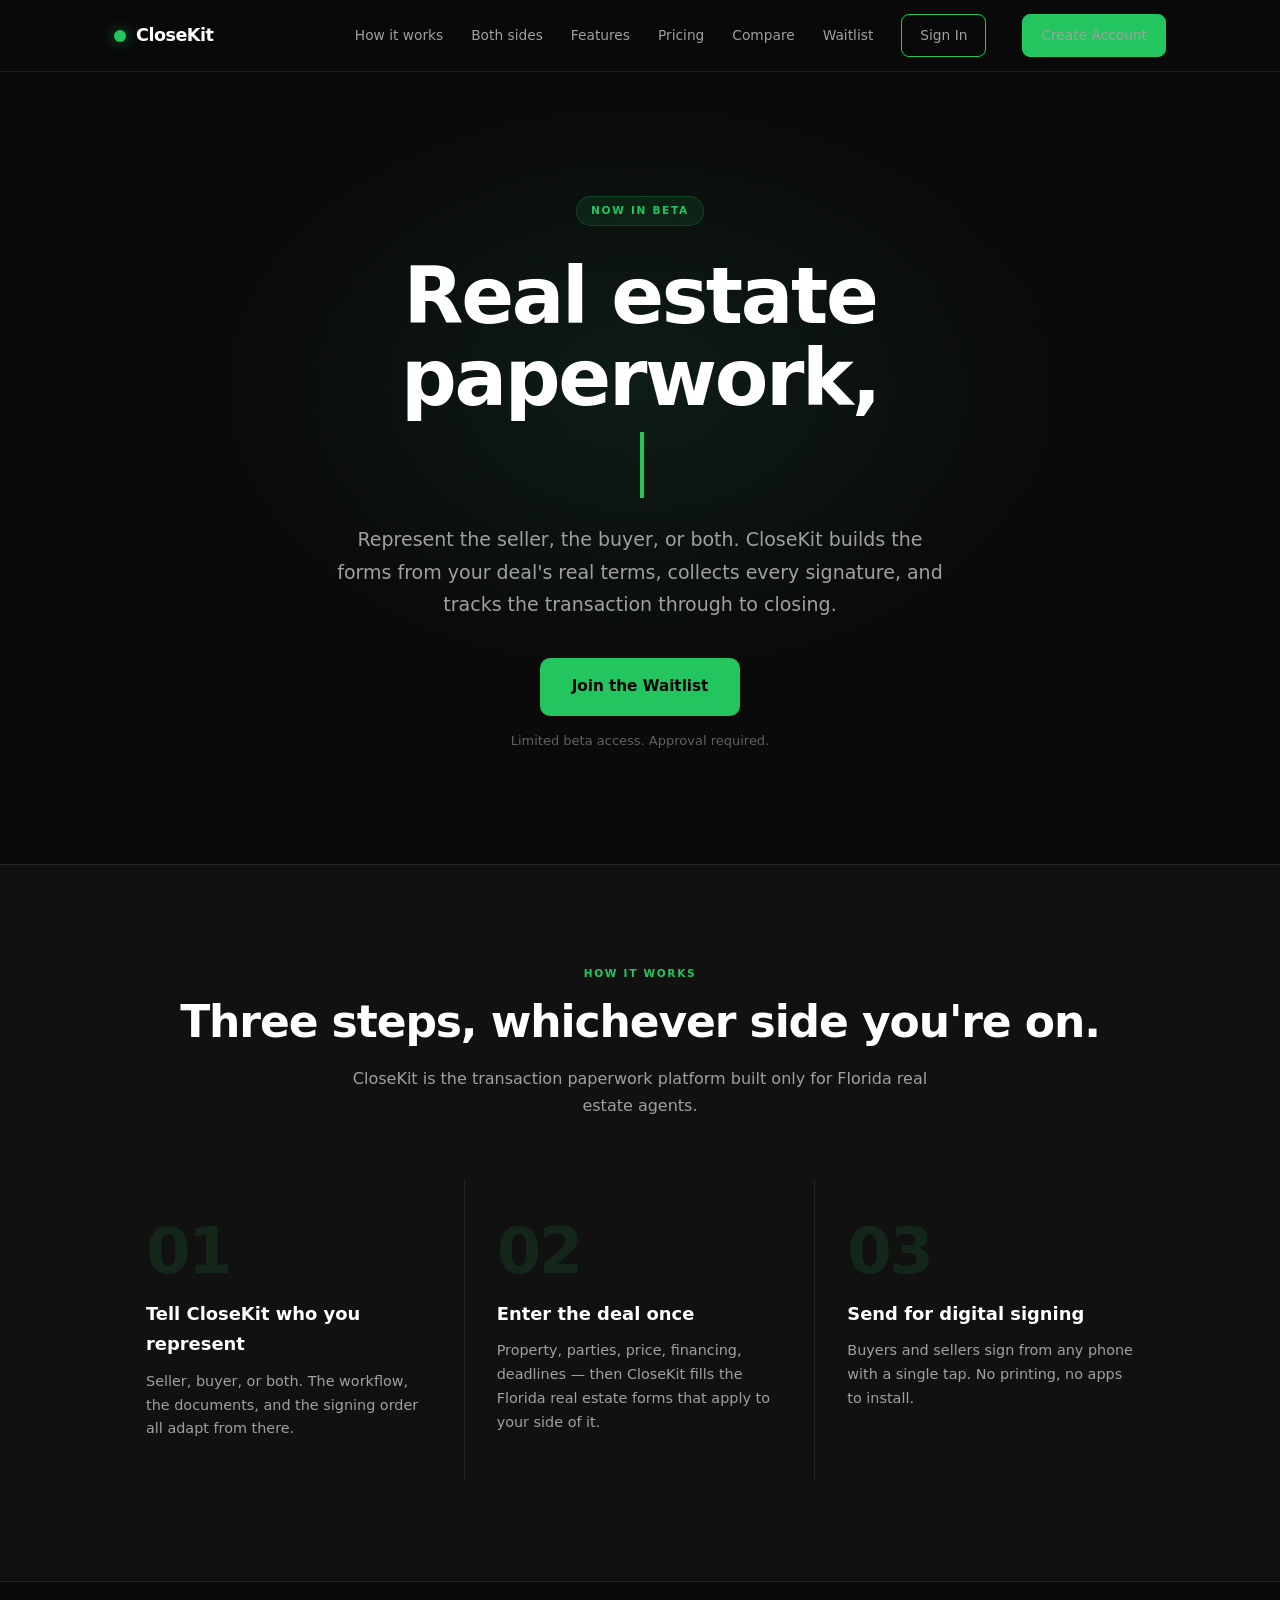
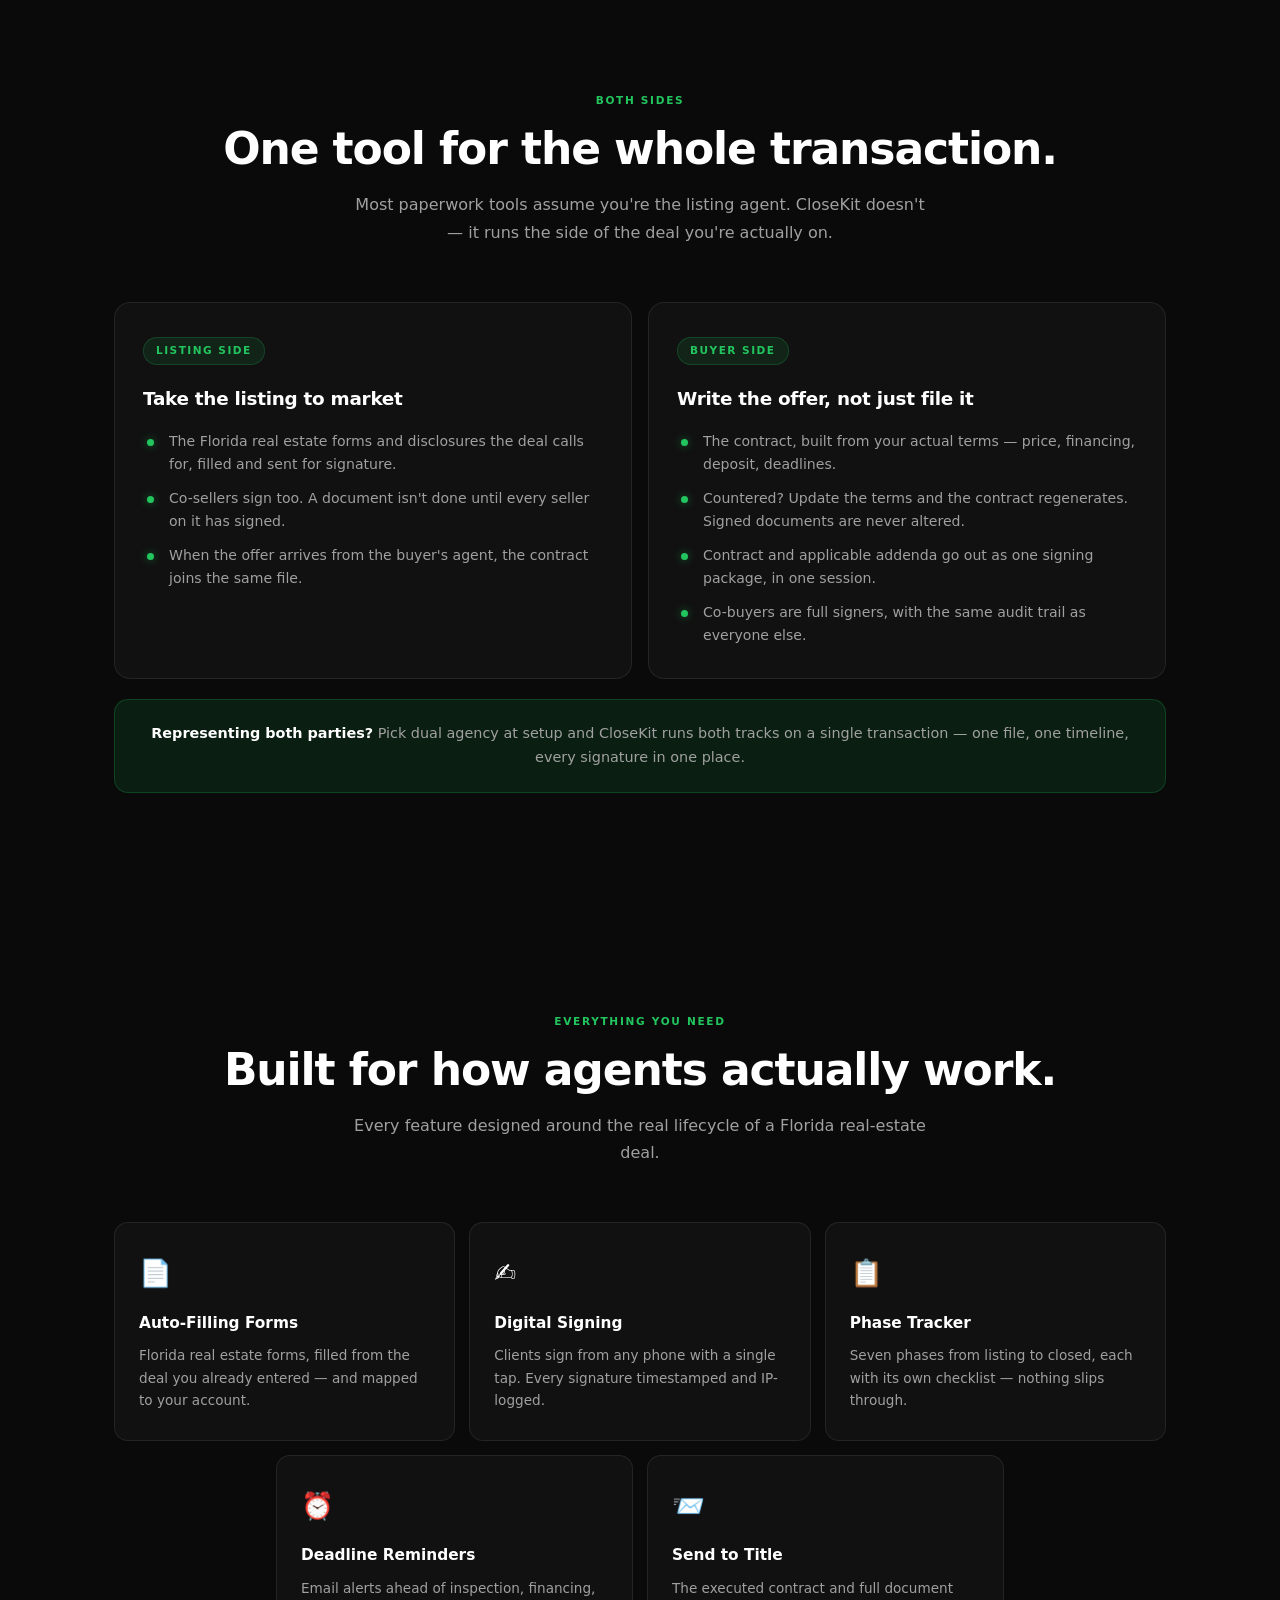
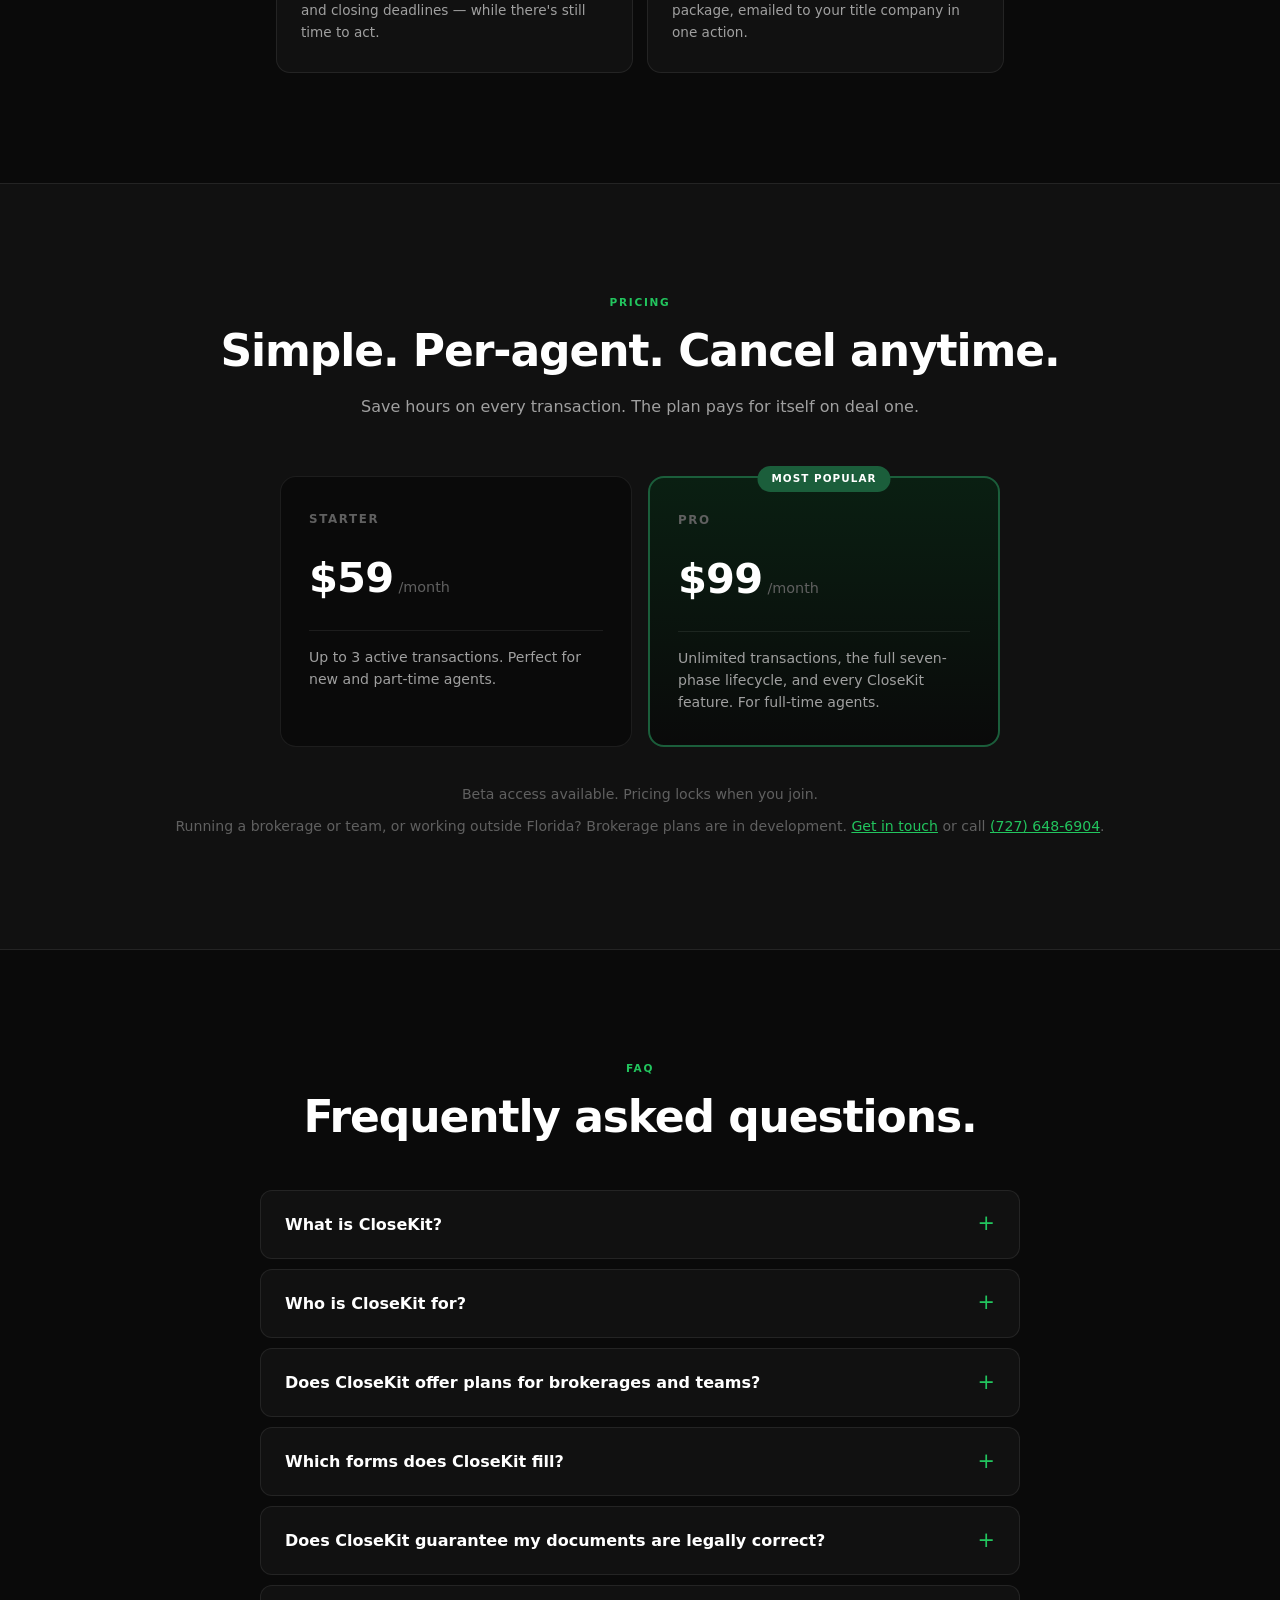
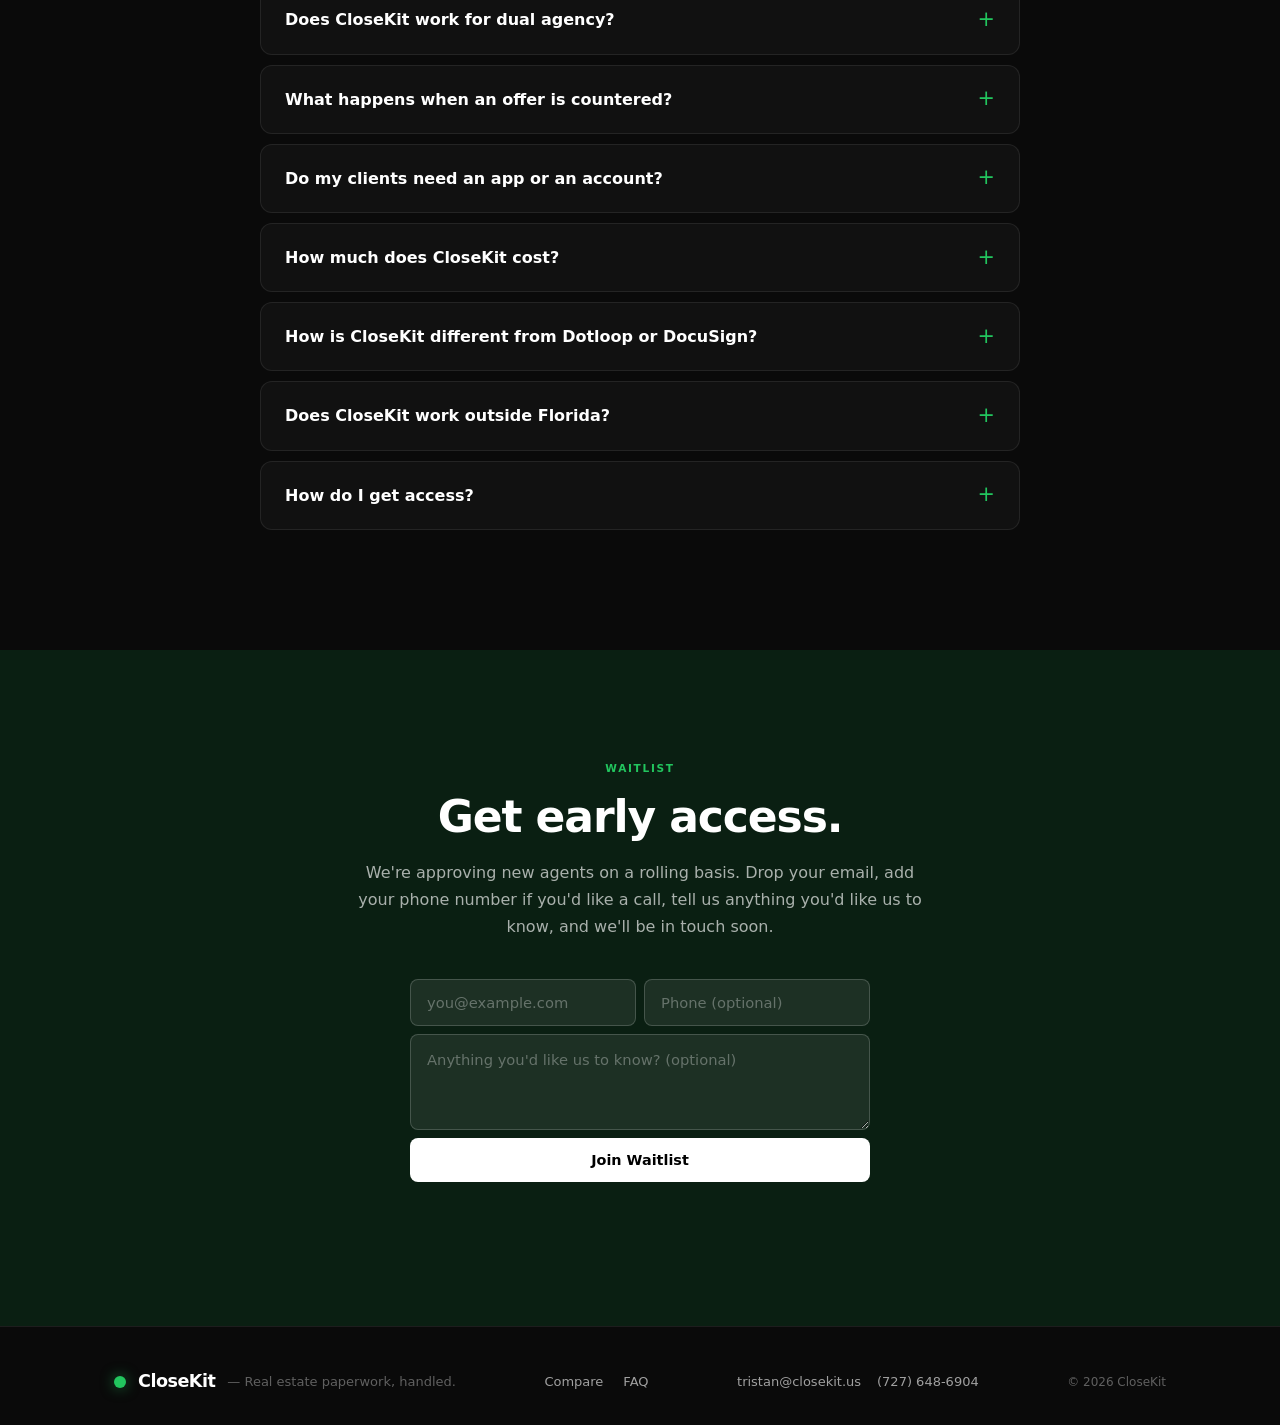
<file: index.html>
<!DOCTYPE html>
<html lang="en">
<head>
  <meta charset="UTF-8" />
  <meta name="viewport" content="width=device-width, initial-scale=1.0" />
  <title>CloseKit — Real estate paperwork, handled.</title>
  <meta name="description" content="Represent the seller, the buyer, or both. CloseKit builds your Florida real estate forms from the deal's real terms, collects every signature, and tracks the transaction to closing." />
  <link rel="manifest" href="/manifest.json">
  <link rel="icon" href="/icon.svg" type="image/svg+xml">
  <meta name="theme-color" content="#1B5E3B">
  <meta name="apple-mobile-web-app-capable" content="yes">
  <meta name="apple-mobile-web-app-status-bar-style" content="black-translucent">
  <meta name="apple-mobile-web-app-title" content="CloseKit">
  <link rel="apple-touch-icon" href="/icon.svg">
  <link rel="canonical" href="https://closekit.us/">
  <meta property="og:type" content="website">
  <meta property="og:site_name" content="CloseKit">
  <meta property="og:title" content="CloseKit — Real estate paperwork, handled.">
  <meta property="og:description" content="Represent the seller, the buyer, or both. CloseKit builds your Florida real estate forms from the deal&#39;s real terms, collects every signature, and tracks the transaction to closing.">
  <meta property="og:url" content="https://closekit.us/">
  <meta name="twitter:card" content="summary">
  <meta name="twitter:title" content="CloseKit — Real estate paperwork, handled.">
  <meta name="twitter:description" content="Represent the seller, the buyer, or both. CloseKit builds your Florida real estate forms from the deal&#39;s real terms, collects every signature, and tracks the transaction to closing.">
  <link rel="stylesheet" href="/styles.css">
  <script type="application/ld+json">
  {
    "@context": "https://schema.org",
    "@graph": [
      {
        "@type": "Organization",
        "@id": "https://closekit.us/#organization",
        "name": "CloseKit",
        "url": "https://closekit.us/",
        "email": "tristan@closekit.us",
        "logo": "https://closekit.us/icon.svg",
        "telephone": "+1-727-648-6904",
        "contactPoint": {
          "@type": "ContactPoint",
          "contactType": "customer support",
          "email": "tristan@closekit.us",
          "telephone": "+1-727-648-6904",
          "areaServed": "US",
          "availableLanguage": "English"
        }
      },
      {
        "@type": "SoftwareApplication",
        "@id": "https://closekit.us/#software",
        "name": "CloseKit",
        "url": "https://closekit.us/",
        "applicationCategory": "BusinessApplication",
        "operatingSystem": "Web",
        "description": "Represent the seller, the buyer, or both. CloseKit builds your Florida real estate forms from the deal's real terms, collects every signature, and tracks the transaction to closing.",
        "areaServed": {
          "@type": "State",
          "name": "Florida"
        },
        "publisher": {
          "@id": "https://closekit.us/#organization"
        },
        "offers": [
          {
            "@type": "Offer",
            "name": "Starter",
            "description": "Up to 3 active transactions. For new and part-time agents. Per agent, month to month, cancel anytime.",
            "price": "59",
            "priceCurrency": "USD",
            "priceSpecification": {
              "@type": "UnitPriceSpecification",
              "price": "59",
              "priceCurrency": "USD",
              "billingDuration": "P1M",
              "unitText": "MONTH",
              "referenceQuantity": {
                "@type": "QuantitativeValue",
                "value": 1,
                "unitCode": "MON"
              }
            }
          },
          {
            "@type": "Offer",
            "name": "Pro",
            "description": "Unlimited transactions, the full seven-phase lifecycle, and every CloseKit feature. For full-time agents. Per agent, month to month, cancel anytime.",
            "price": "99",
            "priceCurrency": "USD",
            "priceSpecification": {
              "@type": "UnitPriceSpecification",
              "price": "99",
              "priceCurrency": "USD",
              "billingDuration": "P1M",
              "unitText": "MONTH",
              "referenceQuantity": {
                "@type": "QuantitativeValue",
                "value": 1,
                "unitCode": "MON"
              }
            }
          }
        ]
      },
      {
        "@type": "FAQPage",
        "@id": "https://closekit.us/#faq",
        "mainEntity": [
          {
            "@type": "Question",
            "name": "What is CloseKit?",
            "acceptedAnswer": {
              "@type": "Answer",
              "text": "CloseKit is a real estate paperwork platform built for Florida agents. You enter a deal once, and it fills the Florida real estate forms, collects every signature from clients' phones, and tracks the transaction to closing."
            }
          },
          {
            "@type": "Question",
            "name": "Who is CloseKit for?",
            "acceptedAnswer": {
              "@type": "Answer",
              "text": "Florida real estate agents who represent buyers, sellers, or both. Starter suits new and part-time agents; Pro suits full-time agents."
            }
          },
          {
            "@type": "Question",
            "name": "Does CloseKit offer plans for brokerages and teams?",
            "acceptedAnswer": {
              "@type": "Answer",
              "text": "Starter and Pro are individual agent plans today. CloseKit is looking for brokerages and teams to work with, in Florida and beyond, and brokerage plans are in development. Brokerages can reach us at <a href=\"mailto:tristan@closekit.us\">tristan@closekit.us<\/a> or <a href=\"tel:+17276486904\">(727) 648-6904<\/a>."
            }
          },
          {
            "@type": "Question",
            "name": "Which forms does CloseKit fill?",
            "acceptedAnswer": {
              "@type": "Answer",
              "text": "CloseKit currently supports Florida real estate forms only. It fills the Florida forms and disclosures that apply to your side of the deal, based on the terms you enter."
            }
          },
          {
            "@type": "Question",
            "name": "Does CloseKit guarantee my documents are legally correct?",
            "acceptedAnswer": {
              "@type": "Answer",
              "text": "No. CloseKit fills Florida real estate forms from the deal terms you enter. You remain responsible for reviewing every document before you send it for signature, just as you would with any paperwork tool."
            }
          },
          {
            "@type": "Question",
            "name": "Does CloseKit work for dual agency?",
            "acceptedAnswer": {
              "@type": "Answer",
              "text": "Yes. Choose dual agency at setup and CloseKit runs both sides in one transaction file with one timeline."
            }
          },
          {
            "@type": "Question",
            "name": "What happens when an offer is countered?",
            "acceptedAnswer": {
              "@type": "Answer",
              "text": "Update the terms and CloseKit regenerates the contract. Documents that were already signed are never altered."
            }
          },
          {
            "@type": "Question",
            "name": "Do my clients need an app or an account?",
            "acceptedAnswer": {
              "@type": "Answer",
              "text": "No. Clients sign from any phone browser with one tap. Every signature is timestamped and IP-logged."
            }
          },
          {
            "@type": "Question",
            "name": "How much does CloseKit cost?",
            "acceptedAnswer": {
              "@type": "Answer",
              "text": "Starter is $59 per month for up to 3 active transactions. Pro is $99 per month for unlimited transactions and every feature. No contracts; cancel anytime. Beta pricing locks in when you join."
            }
          },
          {
            "@type": "Question",
            "name": "How is CloseKit different from Dotloop or DocuSign?",
            "acceptedAnswer": {
              "@type": "Answer",
              "text": "Those are national tools where you fill or upload forms yourself. CloseKit currently supports Florida real estate forms only, and it generates those forms from your deal's terms. <a href=\"https://closekit.us/compare/\">See the full comparison<\/a>."
            }
          },
          {
            "@type": "Question",
            "name": "Does CloseKit work outside Florida?",
            "acceptedAnswer": {
              "@type": "Answer",
              "text": "Not yet. CloseKit currently supports Florida real estate forms only. We're open to working with agents and brokerages outside Florida and plan to expand to other states. If you work in another state, join the waitlist, email <a href=\"mailto:tristan@closekit.us\">tristan@closekit.us<\/a> or call <a href=\"tel:+17276486904\">(727) 648-6904<\/a>, and tell us where you are."
            }
          },
          {
            "@type": "Question",
            "name": "How do I get access?",
            "acceptedAnswer": {
              "@type": "Answer",
              "text": "CloseKit is in beta. Join the waitlist and new agents are approved on a rolling basis."
            }
          }
        ]
      }
    ]
  }
  </script>
</head>
<body class="no-scroll">

  <!-- INTRO SCREEN -->
  <div id="intro-screen">
    <svg class="intro-icon" xmlns="http://www.w3.org/2000/svg" viewBox="0 0 512 512">
      <rect width="512" height="512" rx="114" fill="#1B5E3B"/>
      <rect x="141" y="96" width="230" height="320" rx="20" fill="white" opacity="0.12"/>
      <rect x="141" y="96" width="230" height="320" rx="20" fill="none" stroke="white" stroke-width="8" opacity="0.5"/>
      <rect x="176" y="152" width="160" height="16" rx="8" fill="white" opacity="0.95"/>
      <rect x="176" y="192" width="120" height="16" rx="8" fill="white" opacity="0.6"/>
      <rect x="176" y="232" width="140" height="16" rx="8" fill="white" opacity="0.6"/>
      <rect x="176" y="272" width="100" height="16" rx="8" fill="white" opacity="0.6"/>
      <circle cx="256" cy="360" r="72" fill="#154D30"/>
      <path d="M224 360 L244 380 L292 320" fill="none" stroke="white"
        stroke-width="18" stroke-linecap="round" stroke-linejoin="round"/>
    </svg>
  </div>

  <!-- NAV -->
  <nav id="main-nav">
    <div class="container nav-inner">
      <a class="nav-logo" href="#top">
        <span class="nav-logo-dot"></span>
        <span class="nav-logo-text">CloseKit</span>
      </a>
      <div class="nav-links">
        <a href="#how">How it works</a>
        <a href="#sides">Both sides</a>
        <a href="#features">Features</a>
        <a href="#pricing">Pricing</a>
        <a href="/compare/">Compare</a>
        <a href="#waitlist">Waitlist</a>
        <a class="btn-signin" href="https://app.closekit.us/?mode=signin" target="_blank" rel="noopener">Sign In</a>
        <a class="btn-signup" href="https://app.closekit.us/?mode=signup" target="_blank" rel="noopener">Create Account</a>
      </div>
    </div>
  </nav>

  <!-- HERO -->
  <section class="hero" id="top">
    <div class="hero-glow"></div>
    <div class="hero-content">
      <div class="hero-badge">Now in Beta</div>
      <h1>Real estate paperwork,<br><span class="green" id="typed-text"></span><span class="typed-cursor" id="typed-cursor"></span></h1>
      <p class="hero-sub">
        Represent the seller, the buyer, or both. CloseKit builds the forms
        from your deal's real terms, collects every signature, and tracks
        the transaction through to closing.
      </p>
      <a href="#waitlist" class="btn-primary">Join the Waitlist</a>
      <p class="hero-mini-note">Limited beta access. Approval required.</p>
    </div>
  </section>

  <!-- HOW IT WORKS -->
  <section class="how-section" id="how">
    <div class="container">
      <div class="how-header reveal">
        <div class="section-label">How It Works</div>
        <h2 class="section-headline">Three steps, whichever side you're on.</h2>
        <p class="section-sub">CloseKit is the transaction paperwork platform built only for Florida real estate agents.</p>
      </div>
      <div class="steps-grid">
        <div class="step-card reveal">
          <span class="step-num-big">01</span>
          <h3>Tell CloseKit who you represent</h3>
          <p>Seller, buyer, or both. The workflow, the documents, and the signing order all adapt from there.</p>
        </div>
        <div class="step-card reveal d1">
          <span class="step-num-big">02</span>
          <h3>Enter the deal once</h3>
          <p>Property, parties, price, financing, deadlines — then CloseKit fills the Florida real estate forms that apply to your side of it.</p>
        </div>
        <div class="step-card reveal d2">
          <span class="step-num-big">03</span>
          <h3>Send for digital signing</h3>
          <p>Buyers and sellers sign from any phone with a single tap. No printing, no apps to install.</p>
        </div>
      </div>
    </div>
  </section>

  <!-- BOTH SIDES -->
  <section class="sides-section" id="sides">
    <div class="container">
      <div class="sides-header reveal">
        <div class="section-label">Both Sides</div>
        <h2 class="section-headline">One tool for the whole transaction.</h2>
        <p class="section-sub">Most paperwork tools assume you're the listing agent. CloseKit doesn't — it runs the side of the deal you're actually on.</p>
      </div>
      <div class="sides-grid">
        <div class="side-card reveal">
          <span class="side-tag">Listing side</span>
          <h3>Take the listing to market</h3>
          <ul class="side-list">
            <li>The Florida real estate forms and disclosures the deal calls for, filled and sent for signature.</li>
            <li>Co-sellers sign too. A document isn't done until every seller on it has signed.</li>
            <li>When the offer arrives from the buyer's agent, the contract joins the same file.</li>
          </ul>
        </div>
        <div class="side-card reveal d1">
          <span class="side-tag">Buyer side</span>
          <h3>Write the offer, not just file it</h3>
          <ul class="side-list">
            <li>The contract, built from your actual terms — price, financing, deposit, deadlines.</li>
            <li>Countered? Update the terms and the contract regenerates. Signed documents are never altered.</li>
            <li>Contract and applicable addenda go out as one signing package, in one session.</li>
            <li>Co-buyers are full signers, with the same audit trail as everyone else.</li>
          </ul>
        </div>
      </div>
      <div class="sides-note reveal d2">
        <p><strong>Representing both parties?</strong> Pick dual agency at setup and CloseKit runs both tracks on a single transaction — one file, one timeline, every signature in one place.</p>
      </div>
    </div>
  </section>

  <!-- FEATURES -->
  <section class="features-section" id="features">
    <div class="container">
      <div class="features-header reveal">
        <div class="section-label">Everything You Need</div>
        <h2 class="section-headline">Built for how agents actually work.</h2>
        <p class="section-sub">Every feature designed around the real lifecycle of a Florida real-estate deal.</p>
      </div>
      <div class="features-grid">
        <div class="feat-card reveal">
          <span class="feat-emoji">📄</span>
          <h3>Auto-Filling Forms</h3>
          <p>Florida real estate forms, filled from the deal you already entered — and mapped to your account.</p>
        </div>
        <div class="feat-card reveal d1">
          <span class="feat-emoji">✍️</span>
          <h3>Digital Signing</h3>
          <p>Clients sign from any phone with a single tap. Every signature timestamped and IP-logged.</p>
        </div>
        <div class="feat-card reveal d2">
          <span class="feat-emoji">📋</span>
          <h3>Phase Tracker</h3>
          <p>Seven phases from listing to closed, each with its own checklist — nothing slips through.</p>
        </div>
        <div class="feat-card reveal d1">
          <span class="feat-emoji">⏰</span>
          <h3>Deadline Reminders</h3>
          <p>Email alerts ahead of inspection, financing, and closing deadlines — while there's still time to act.</p>
        </div>
        <div class="feat-card reveal d3">
          <span class="feat-emoji">📨</span>
          <h3>Send to Title</h3>
          <p>The executed contract and full document package, emailed to your title company in one action.</p>
        </div>
      </div>
    </div>
  </section>

  <!-- PRICING -->
  <section class="pricing-section" id="pricing">
    <div class="container">
      <div class="pricing-header reveal">
        <div class="section-label">Pricing</div>
        <h2 class="section-headline">Simple. Per-agent. Cancel anytime.</h2>
        <p class="section-sub">Save hours on every transaction. The plan pays for itself on deal one.</p>
      </div>
      <div class="pricing-grid">
        <div class="pricing-card reveal">
          <div class="pricing-name">Starter</div>
          <div class="pricing-price">
            <span class="pricing-price-num">$59</span>
            <span class="pricing-price-period">/month</span>
          </div>
          <p class="pricing-tagline">Up to 3 active transactions. Perfect for new and part-time agents.</p>
        </div>
        <div class="pricing-card popular reveal d1">
          <div class="popular-badge">MOST POPULAR</div>
          <div class="pricing-name">Pro</div>
          <div class="pricing-price">
            <span class="pricing-price-num">$99</span>
            <span class="pricing-price-period">/month</span>
          </div>
          <p class="pricing-tagline">Unlimited transactions, the full seven-phase lifecycle, and every CloseKit feature. For full-time agents.</p>
        </div>
      </div>
      <p class="pricing-note">Beta access available. Pricing locks when you join.</p>
      <p class="pricing-note pricing-note-more">Running a brokerage or team, or working outside Florida? Brokerage plans are in development. <a href="mailto:tristan@closekit.us?subject=Working%20with%20CloseKit">Get in touch</a> or call <a href="tel:+17276486904">(727) 648-6904</a>.</p>
    </div>
  </section>

  <!-- FAQ -->
  <section class="faq-section" id="faq">
    <div class="container">
      <div class="faq-header reveal">
        <div class="section-label">FAQ</div>
        <h2 class="section-headline">Frequently asked questions.</h2>
      </div>
      <div class="faq-list">
        <details class="faq-item">
          <summary>What is CloseKit?</summary>
          <p>CloseKit is a real estate paperwork platform built for Florida agents. You enter a deal once, and it fills the Florida real estate forms, collects every signature from clients' phones, and tracks the transaction to closing.</p>
        </details>
        <details class="faq-item">
          <summary>Who is CloseKit for?</summary>
          <p>Florida real estate agents who represent buyers, sellers, or both. Starter suits new and part-time agents; Pro suits full-time agents.</p>
        </details>
        <details class="faq-item">
          <summary>Does CloseKit offer plans for brokerages and teams?</summary>
          <p>Starter and Pro are individual agent plans today. CloseKit is looking for brokerages and teams to work with, in Florida and beyond, and brokerage plans are in development. Brokerages can reach us at <a href="mailto:tristan@closekit.us">tristan@closekit.us</a> or <a href="tel:+17276486904">(727) 648-6904</a>.</p>
        </details>
        <details class="faq-item">
          <summary>Which forms does CloseKit fill?</summary>
          <p>CloseKit currently supports Florida real estate forms only. It fills the Florida forms and disclosures that apply to your side of the deal, based on the terms you enter.</p>
        </details>
        <details class="faq-item">
          <summary>Does CloseKit guarantee my documents are legally correct?</summary>
          <p>No. CloseKit fills Florida real estate forms from the deal terms you enter. You remain responsible for reviewing every document before you send it for signature, just as you would with any paperwork tool.</p>
        </details>
        <details class="faq-item">
          <summary>Does CloseKit work for dual agency?</summary>
          <p>Yes. Choose dual agency at setup and CloseKit runs both sides in one transaction file with one timeline.</p>
        </details>
        <details class="faq-item">
          <summary>What happens when an offer is countered?</summary>
          <p>Update the terms and CloseKit regenerates the contract. Documents that were already signed are never altered.</p>
        </details>
        <details class="faq-item">
          <summary>Do my clients need an app or an account?</summary>
          <p>No. Clients sign from any phone browser with one tap. Every signature is timestamped and IP-logged.</p>
        </details>
        <details class="faq-item">
          <summary>How much does CloseKit cost?</summary>
          <p>Starter is $59 per month for up to 3 active transactions. Pro is $99 per month for unlimited transactions and every feature. No contracts; cancel anytime. Beta pricing locks in when you join.</p>
        </details>
        <details class="faq-item">
          <summary>How is CloseKit different from Dotloop or DocuSign?</summary>
          <p>Those are national tools where you fill or upload forms yourself. CloseKit currently supports Florida real estate forms only, and it generates those forms from your deal's terms. <a href="https://closekit.us/compare/">See the full comparison</a>.</p>
        </details>
        <details class="faq-item">
          <summary>Does CloseKit work outside Florida?</summary>
          <p>Not yet. CloseKit currently supports Florida real estate forms only. We're open to working with agents and brokerages outside Florida and plan to expand to other states. If you work in another state, join the waitlist, email <a href="mailto:tristan@closekit.us">tristan@closekit.us</a> or call <a href="tel:+17276486904">(727) 648-6904</a>, and tell us where you are.</p>
        </details>
        <details class="faq-item">
          <summary>How do I get access?</summary>
          <p>CloseKit is in beta. Join the waitlist and new agents are approved on a rolling basis.</p>
        </details>
      </div>
    </div>
  </section>

  <!-- WAITLIST -->
  <section class="waitlist-section" id="waitlist">
    <div class="container">
      <div class="reveal">
        <div class="section-label">Waitlist</div>
        <h2 class="section-headline">Get early access.</h2>
        <p class="section-sub">
          We're approving new agents on a rolling basis. Drop your email,
          add your phone number if you'd like a call, tell us anything you'd
          like us to know, and we'll be in touch soon.
        </p>
      </div>
      <div class="reveal d1" id="waitlist-wrap">
        <div class="waitlist-form" id="waitlist-form">
          <div class="form-row">
            <input type="email" id="waitlist-email" placeholder="you@example.com" autocomplete="email" aria-label="Email" />
            <input type="tel" id="waitlist-phone" placeholder="Phone (optional)" autocomplete="tel" aria-label="Phone number (optional)" />
          </div>
          <textarea id="waitlist-note" class="waitlist-note" rows="3" maxlength="1000" placeholder="Anything you'd like us to know? (optional)" aria-label="Note (optional)"></textarea>
          <button class="btn-white waitlist-submit" id="waitlist-btn" onclick="submitWaitlist()">Join Waitlist</button>
          <div class="form-msg" id="waitlist-msg"></div>
        </div>
      </div>
    </div>
  </section>

  <!-- FOOTER -->
  <footer>
    <div class="container">
      <div class="footer-inner">
        <div class="footer-left">
          <span class="nav-logo-dot"></span>
          <span class="nav-logo-text">CloseKit</span>
          <span class="footer-tagline">— Real estate paperwork, handled.</span>
        </div>
        <div class="footer-links">
          <a href="/compare/">Compare</a>
          <a href="/faq/">FAQ</a>
        </div>
        <div class="footer-contact">
          <a class="footer-email" href="mailto:tristan@closekit.us">tristan@closekit.us</a>
          <a class="footer-email" href="tel:+17276486904">(727) 648-6904</a>
        </div>
        <span class="footer-copy">© 2026 CloseKit</span>
      </div>
    </div>
  </footer>

  <script>
    /* ── Public config (anon key is safe to expose) ─────────── */
    const SUPABASE_URL = 'https://kqczmakowkkluaxsxsfv.supabase.co';
    const SUPABASE_ANON_KEY = 'sb_publishable_AtRmMcahTiBJPRnhKSlfww_rHDMTxq8';
    const WAITLIST_FN_URL = SUPABASE_URL + '/functions/v1/waitlist';

    /* ── Intro sequence ─────────────────────────────────────── */
    const introScreen = document.getElementById('intro-screen');
    const introIcon   = introScreen.querySelector('.intro-icon');
    const nav         = document.getElementById('main-nav');

    requestAnimationFrame(() => {
      setTimeout(() => introIcon.classList.add('show'), 80);
    });

    setTimeout(() => {
      introScreen.classList.add('fade-out');
      nav.classList.add('show');
      document.body.classList.remove('no-scroll');
      setTimeout(() => {
        introScreen.style.display = 'none';
        startTypewriter();
      }, 700);
    }, 1400);

    /* ── Typewriter on "Handled." ───────────────────────────── */
    function startTypewriter() {
      const el     = document.getElementById('typed-text');
      const cursor = document.getElementById('typed-cursor');
      const word   = 'handled.';
      let i = 0;
      function tick() {
        if (i <= word.length) {
          el.textContent = word.slice(0, i++);
          setTimeout(tick, 78);
        } else {
          setTimeout(() => { cursor.style.display = 'none'; }, 1400);
        }
      }
      setTimeout(tick, 250);
    }

    /* ── Scroll reveal ──────────────────────────────────────── */
    const io = new IntersectionObserver(entries => {
      entries.forEach(e => {
        if (e.isIntersecting) {
          e.target.classList.add('visible');
          io.unobserve(e.target);
        }
      });
    }, { threshold: 0.1 });
    document.querySelectorAll('.reveal').forEach(el => io.observe(el));

    /* ── Waitlist submit ────────────────────────────────────── */
    async function submitWaitlist() {
      const emailEl = document.getElementById('waitlist-email');
      const phoneEl = document.getElementById('waitlist-phone');
      const noteEl  = document.getElementById('waitlist-note');
      const msgEl   = document.getElementById('waitlist-msg');
      const btn     = document.getElementById('waitlist-btn');
      const wrap    = document.getElementById('waitlist-wrap');
      const email   = emailEl.value.trim();
      const phone   = phoneEl.value.trim();
      const note    = noteEl.value.trim().slice(0, 1000);

      msgEl.textContent = '';
      msgEl.className = 'form-msg';

      if (!email || !/^[^\s@]+@[^\s@]+\.[^\s@]+$/.test(email)) {
        msgEl.textContent = 'Please enter a valid email address.';
        msgEl.classList.add('error');
        return;
      }

      // Phone is optional. Same check as the Edge Function: 7-15 digits.
      const digits = phone.replace(/\D/g, '');
      if (phone && (!/^[0-9+().\-\s]+$/.test(phone) || digits.length < 7 || digits.length > 15)) {
        msgEl.textContent = 'Please enter a valid phone number, or leave it blank.';
        msgEl.classList.add('error');
        return;
      }

      btn.disabled = true;
      btn.textContent = 'Sending…';

      try {
        // Primary: Edge Function (saves to DB + sends confirmation email)
        const res = await fetch(WAITLIST_FN_URL, {
          method: 'POST',
          headers: {
            'Content-Type': 'application/json',
            'Authorization': 'Bearer ' + SUPABASE_ANON_KEY,
            'apikey': SUPABASE_ANON_KEY,
          },
          body: JSON.stringify({ email, phone, note }),
        });

        if (res.ok) {
          wrap.innerHTML =
            '<div class="waitlist-success">' +
            '✅ You\'re on the list. Check your inbox.' +
            '</div>';
          return;
        }

        // Fallback: if the Edge Function isn't deployed (404),
        // do a direct REST insert so the email is at least captured.
        if (res.status === 404) {
          const fb = await fetch(SUPABASE_URL + '/rest/v1/waitlist', {
            method: 'POST',
            headers: {
              'Content-Type': 'application/json',
              'Authorization': 'Bearer ' + SUPABASE_ANON_KEY,
              'apikey': SUPABASE_ANON_KEY,
              'Prefer': 'return=minimal',
            },
            body: JSON.stringify({ email, phone, note }),
          });
          if (fb.ok || fb.status === 201) {
            wrap.innerHTML =
              '<div class="waitlist-success">' +
              '✅ You\'re on the list. We\'ll be in touch soon.' +
              '</div>';
            return;
          }
        }

        throw new Error('HTTP ' + res.status);
      } catch (err) {
        msgEl.textContent = 'Something went wrong. Please try again, email tristan@closekit.us, or call (727) 648-6904.';
        msgEl.classList.add('error');
        btn.disabled = false;
        btn.textContent = 'Join Waitlist';
      }
    }

    ['waitlist-email', 'waitlist-phone'].forEach(id =>
      document.getElementById(id).addEventListener('keydown', e => {
        if (e.key === 'Enter') submitWaitlist();
      }));

    /* ── Service worker (PWA) ───────────────────────────────── */
    if ('serviceWorker' in navigator) {
      navigator.serviceWorker.register('/sw.js').catch(() => {});
    }
  </script>

</body>
</html>
</file>
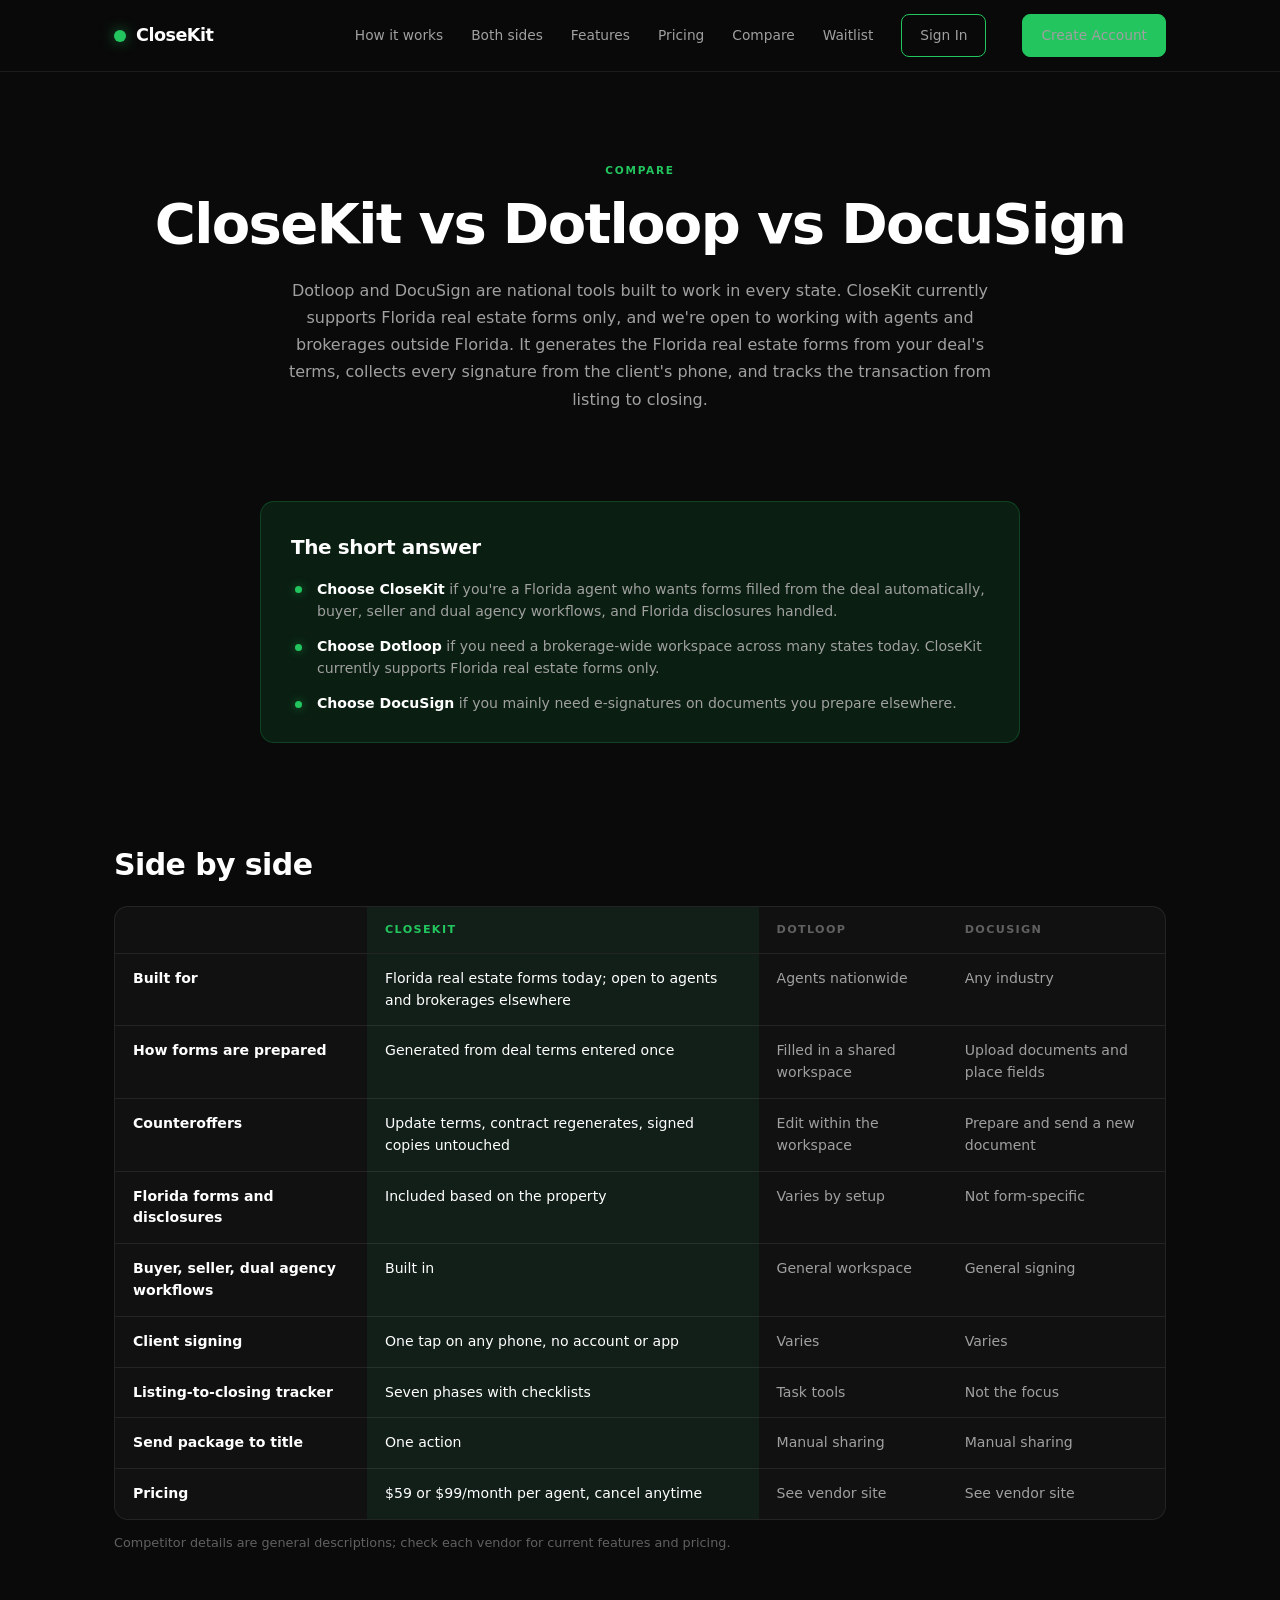
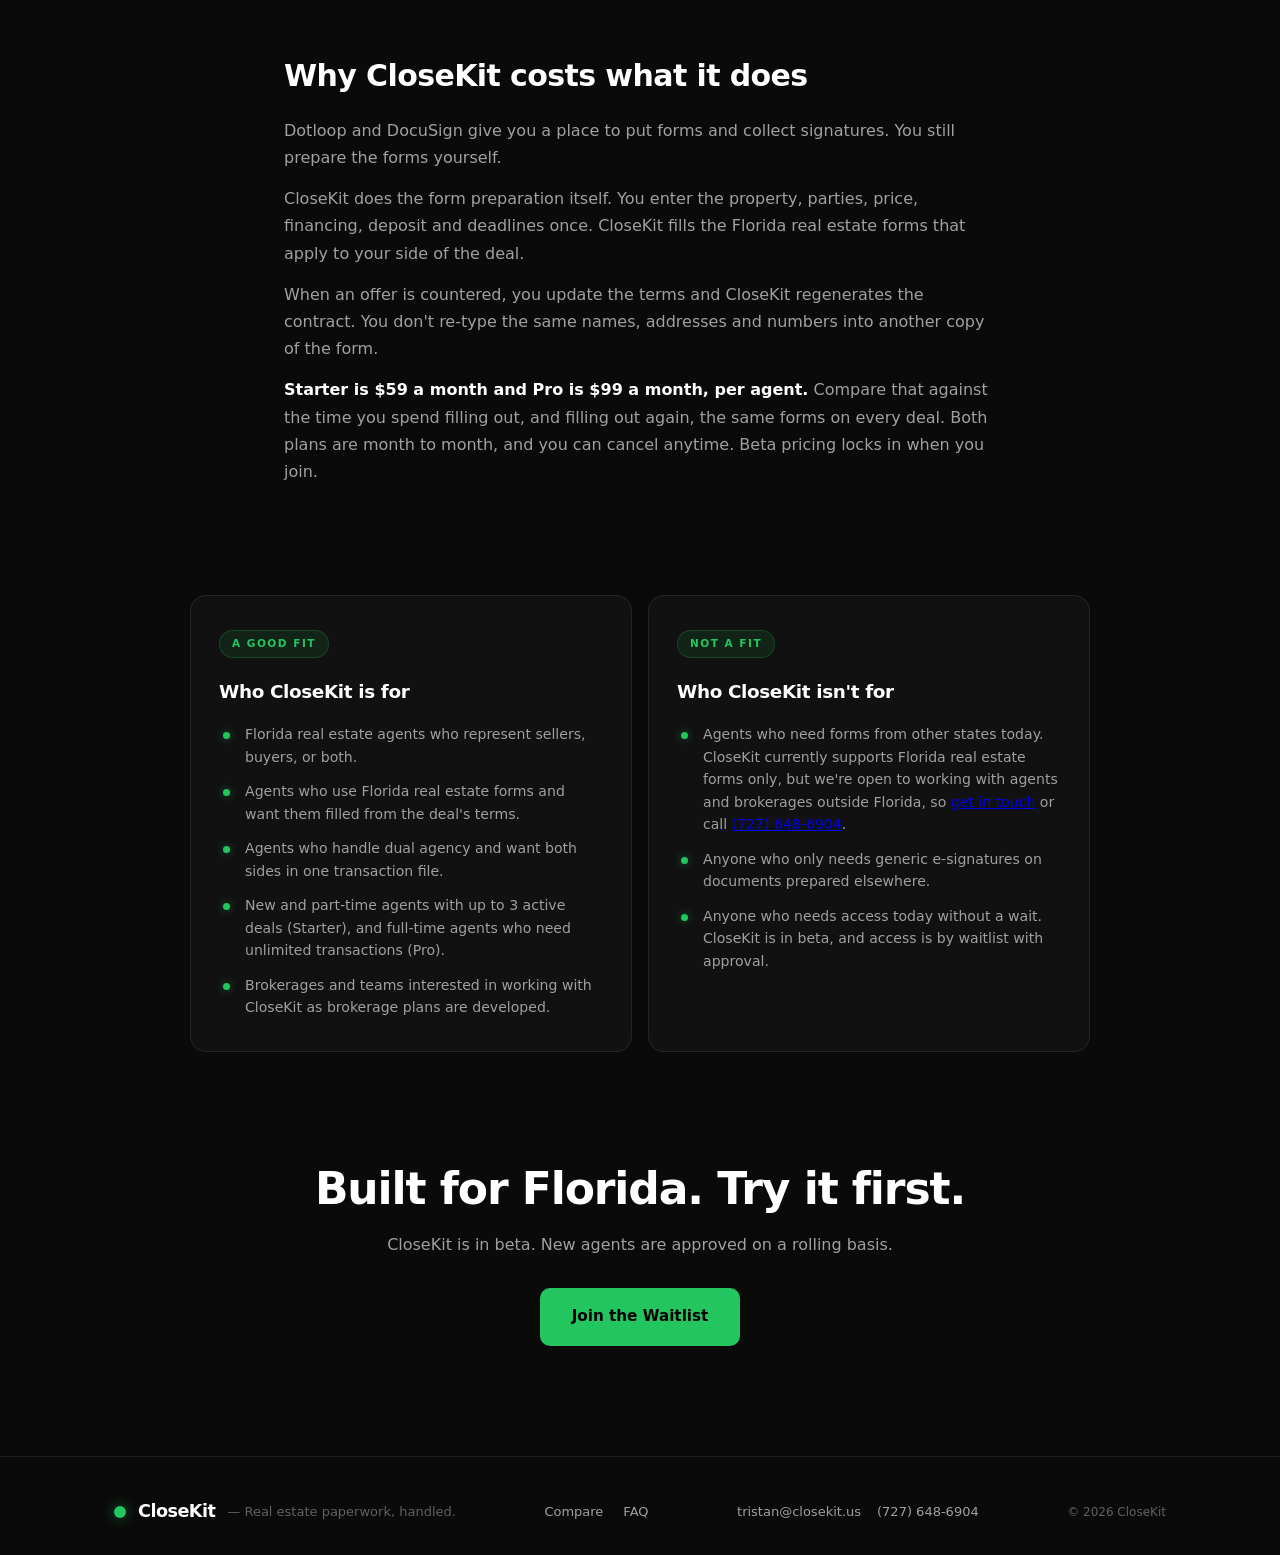
<file: compare/index.html>
<!DOCTYPE html>
<html lang="en">
<head>
  <meta charset="UTF-8" />
  <meta name="viewport" content="width=device-width, initial-scale=1.0" />
  <title>CloseKit vs Dotloop vs DocuSign for Florida Real Estate Agents</title>
  <meta name="description" content="How CloseKit compares to Dotloop and DocuSign: Florida-specific forms built from your deal terms, one-tap mobile signing, and a full listing-to-closing tracker." />
  <link rel="manifest" href="/manifest.json">
  <link rel="icon" href="/icon.svg" type="image/svg+xml">
  <meta name="theme-color" content="#1B5E3B">
  <link rel="apple-touch-icon" href="/icon.svg">
  <link rel="canonical" href="https://closekit.us/compare/">
  <meta property="og:type" content="website">
  <meta property="og:site_name" content="CloseKit">
  <meta property="og:title" content="CloseKit vs Dotloop vs DocuSign for Florida Real Estate Agents">
  <meta property="og:description" content="How CloseKit compares to Dotloop and DocuSign: Florida-specific forms built from your deal terms, one-tap mobile signing, and a full listing-to-closing tracker.">
  <meta property="og:url" content="https://closekit.us/compare/">
  <meta name="twitter:card" content="summary">
  <meta name="twitter:title" content="CloseKit vs Dotloop vs DocuSign for Florida Real Estate Agents">
  <meta name="twitter:description" content="How CloseKit compares to Dotloop and DocuSign: Florida-specific forms built from your deal terms, one-tap mobile signing, and a full listing-to-closing tracker.">
  <link rel="stylesheet" href="/styles.css">
  <script type="application/ld+json">
  {
    "@context": "https://schema.org",
    "@graph": [
      {
        "@type": "WebPage",
        "@id": "https://closekit.us/compare/#webpage",
        "url": "https://closekit.us/compare/",
        "name": "CloseKit vs Dotloop vs DocuSign for Florida Real Estate Agents",
        "description": "How CloseKit compares to Dotloop and DocuSign: Florida-specific forms built from your deal terms, one-tap mobile signing, and a full listing-to-closing tracker.",
        "inLanguage": "en-US",
        "isPartOf": { "@type": "WebSite", "name": "CloseKit", "url": "https://closekit.us/" },
        "about": { "@id": "https://closekit.us/#software" },
        "publisher": { "@id": "https://closekit.us/#organization" },
        "breadcrumb": { "@id": "https://closekit.us/compare/#breadcrumb" }
      },
      {
        "@type": "BreadcrumbList",
        "@id": "https://closekit.us/compare/#breadcrumb",
        "itemListElement": [
          { "@type": "ListItem", "position": 1, "name": "CloseKit", "item": "https://closekit.us/" },
          { "@type": "ListItem", "position": 2, "name": "Compare", "item": "https://closekit.us/compare/" }
        ]
      }
    ]
  }
  </script>
</head>
<body>

  <!-- NAV -->
  <nav id="main-nav" class="show">
    <div class="container nav-inner">
      <a class="nav-logo" href="/">
        <span class="nav-logo-dot"></span>
        <span class="nav-logo-text">CloseKit</span>
      </a>
      <div class="nav-links">
        <a href="/#how">How it works</a>
        <a href="/#sides">Both sides</a>
        <a href="/#features">Features</a>
        <a href="/#pricing">Pricing</a>
        <a href="/compare/" aria-current="page">Compare</a>
        <a href="/#waitlist">Waitlist</a>
        <a class="btn-signin" href="https://app.closekit.us/?mode=signin" target="_blank" rel="noopener">Sign In</a>
        <a class="btn-signup" href="https://app.closekit.us/?mode=signup" target="_blank" rel="noopener">Create Account</a>
      </div>
    </div>
  </nav>

  <main>
    <!-- INTRO -->
    <section class="page-hero">
      <div class="container">
        <div class="section-label">Compare</div>
        <h1>CloseKit vs Dotloop vs DocuSign</h1>
        <p class="section-sub">Dotloop and DocuSign are national tools built to work in every state. CloseKit currently supports Florida real estate forms only, and we're open to working with agents and brokerages outside Florida. It generates the Florida real estate forms from your deal's terms, collects every signature from the client's phone, and tracks the transaction from listing to closing.</p>
      </div>
    </section>

    <!-- SHORT ANSWER -->
    <section class="page-section">
      <div class="container">
        <div class="answer-box">
          <h2>The short answer</h2>
          <ul class="side-list">
            <li><strong>Choose CloseKit</strong> if you're a Florida agent who wants forms filled from the deal automatically, buyer, seller and dual agency workflows, and Florida disclosures handled.</li>
            <li><strong>Choose Dotloop</strong> if you need a brokerage-wide workspace across many states today. CloseKit currently supports Florida real estate forms only.</li>
            <li><strong>Choose DocuSign</strong> if you mainly need e-signatures on documents you prepare elsewhere.</li>
          </ul>
        </div>
      </div>
    </section>

    <!-- TABLE -->
    <section class="page-section">
      <div class="container">
        <h2>Side by side</h2>
        <div class="compare-scroll">
          <table class="compare-table">
            <caption class="sr-only">CloseKit, Dotloop and DocuSign compared for Florida real estate agents</caption>
            <thead>
              <tr>
                <th scope="col">&nbsp;</th>
                <th scope="col" class="ck">CloseKit</th>
                <th scope="col">Dotloop</th>
                <th scope="col">DocuSign</th>
              </tr>
            </thead>
            <tbody>
              <tr>
                <th scope="row">Built for</th>
                <td class="ck">Florida real estate forms today; open to agents and brokerages elsewhere</td>
                <td>Agents nationwide</td>
                <td>Any industry</td>
              </tr>
              <tr>
                <th scope="row">How forms are prepared</th>
                <td class="ck">Generated from deal terms entered once</td>
                <td>Filled in a shared workspace</td>
                <td>Upload documents and place fields</td>
              </tr>
              <tr>
                <th scope="row">Counteroffers</th>
                <td class="ck">Update terms, contract regenerates, signed copies untouched</td>
                <td>Edit within the workspace</td>
                <td>Prepare and send a new document</td>
              </tr>
              <tr>
                <th scope="row">Florida forms and disclosures</th>
                <td class="ck">Included based on the property</td>
                <td>Varies by setup</td>
                <td>Not form-specific</td>
              </tr>
              <tr>
                <th scope="row">Buyer, seller, dual agency workflows</th>
                <td class="ck">Built in</td>
                <td>General workspace</td>
                <td>General signing</td>
              </tr>
              <tr>
                <th scope="row">Client signing</th>
                <td class="ck">One tap on any phone, no account or app</td>
                <td>Varies</td>
                <td>Varies</td>
              </tr>
              <tr>
                <th scope="row">Listing-to-closing tracker</th>
                <td class="ck">Seven phases with checklists</td>
                <td>Task tools</td>
                <td>Not the focus</td>
              </tr>
              <tr>
                <th scope="row">Send package to title</th>
                <td class="ck">One action</td>
                <td>Manual sharing</td>
                <td>Manual sharing</td>
              </tr>
              <tr>
                <th scope="row">Pricing</th>
                <td class="ck">$59 or $99/month per agent, cancel anytime</td>
                <td>See vendor site</td>
                <td>See vendor site</td>
              </tr>
            </tbody>
          </table>
        </div>
        <p class="table-note">Competitor details are general descriptions; check each vendor for current features and pricing.</p>
      </div>
    </section>

    <!-- WHY IT COSTS WHAT IT DOES -->
    <section class="page-section">
      <div class="container prose">
        <h2>Why CloseKit costs what it does</h2>
        <p>Dotloop and DocuSign give you a place to put forms and collect signatures. You still prepare the forms yourself.</p>
        <p>CloseKit does the form preparation itself. You enter the property, parties, price, financing, deposit and deadlines once. CloseKit fills the Florida real estate forms that apply to your side of the deal.</p>
        <p>When an offer is countered, you update the terms and CloseKit regenerates the contract. You don't re-type the same names, addresses and numbers into another copy of the form.</p>
        <p><strong>Starter is $59 a month and Pro is $99 a month, per agent.</strong> Compare that against the time you spend filling out, and filling out again, the same forms on every deal. Both plans are month to month, and you can cancel anytime. Beta pricing locks in when you join.</p>
      </div>
    </section>

    <!-- FIT -->
    <section class="page-section">
      <div class="container">
        <div class="fit-grid">
          <div class="side-card">
            <span class="side-tag">A good fit</span>
            <h2>Who CloseKit is for</h2>
            <ul class="side-list">
              <li>Florida real estate agents who represent sellers, buyers, or both.</li>
              <li>Agents who use Florida real estate forms and want them filled from the deal's terms.</li>
              <li>Agents who handle dual agency and want both sides in one transaction file.</li>
              <li>New and part-time agents with up to 3 active deals (Starter), and full-time agents who need unlimited transactions (Pro).</li>
              <li>Brokerages and teams interested in working with CloseKit as brokerage plans are developed.</li>
            </ul>
          </div>
          <div class="side-card">
            <span class="side-tag">Not a fit</span>
            <h2>Who CloseKit isn't for</h2>
            <ul class="side-list">
              <li>Agents who need forms from other states today. CloseKit currently supports Florida real estate forms only, but we're open to working with agents and brokerages outside Florida, so <a href="mailto:tristan@closekit.us?subject=Working%20with%20CloseKit">get in touch</a> or call <a href="tel:+17276486904">(727) 648-6904</a>.</li>
              <li>Anyone who only needs generic e-signatures on documents prepared elsewhere.</li>
              <li>Anyone who needs access today without a wait. CloseKit is in beta, and access is by waitlist with approval.</li>
            </ul>
          </div>
        </div>
      </div>
    </section>

    <!-- CTA -->
    <section class="page-cta">
      <div class="container">
        <h2 class="section-headline">Built for Florida. Try it first.</h2>
        <p class="section-sub">CloseKit is in beta. New agents are approved on a rolling basis.</p>
        <a href="/#waitlist" class="btn-primary">Join the Waitlist</a>
      </div>
    </section>
  </main>

  <!-- FOOTER -->
  <footer>
    <div class="container">
      <div class="footer-inner">
        <div class="footer-left">
          <span class="nav-logo-dot"></span>
          <span class="nav-logo-text">CloseKit</span>
          <span class="footer-tagline">— Real estate paperwork, handled.</span>
        </div>
        <div class="footer-links">
          <a href="/compare/">Compare</a>
          <a href="/faq/">FAQ</a>
        </div>
        <div class="footer-contact">
          <a class="footer-email" href="mailto:tristan@closekit.us">tristan@closekit.us</a>
          <a class="footer-email" href="tel:+17276486904">(727) 648-6904</a>
        </div>
        <span class="footer-copy">© 2026 CloseKit</span>
      </div>
    </div>
  </footer>

</body>
</html>
</file>
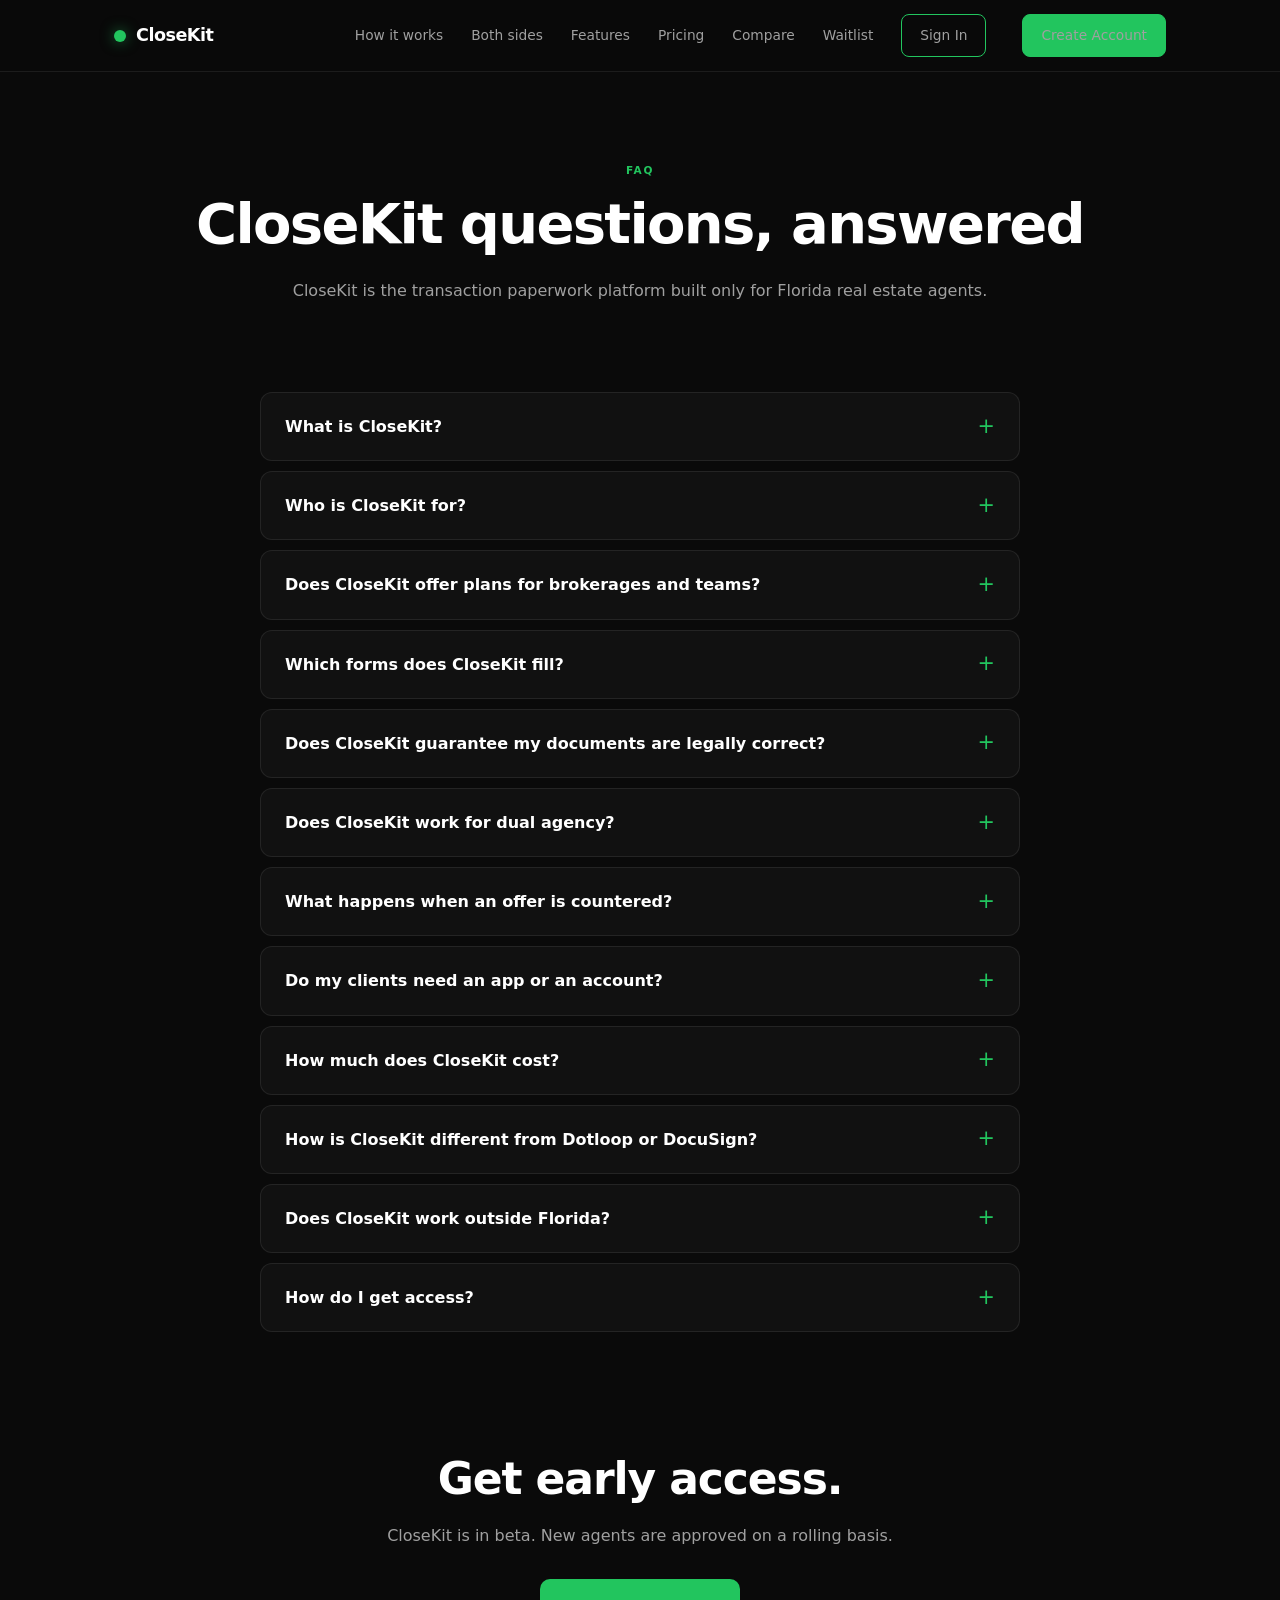
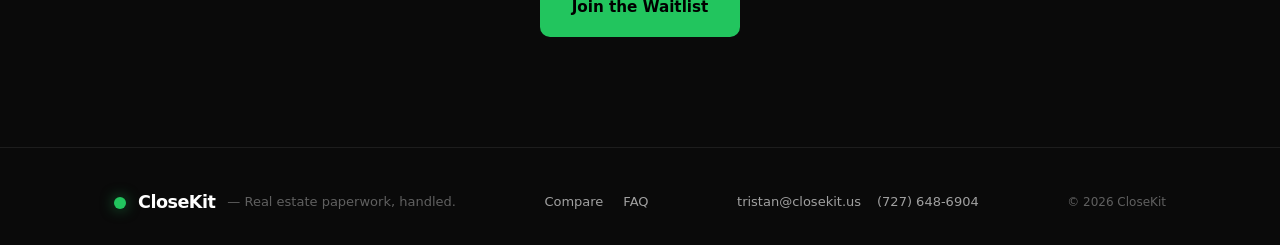
<file: faq/index.html>
<!DOCTYPE html>
<html lang="en">
<head>
  <meta charset="UTF-8" />
  <meta name="viewport" content="width=device-width, initial-scale=1.0" />
  <title>CloseKit FAQ: Florida Real Estate Paperwork Questions</title>
  <meta name="description" content="Answers about CloseKit, the transaction paperwork platform built only for Florida real estate agents: forms, dual agency, counteroffers, client signing, pricing and access." />
  <link rel="manifest" href="/manifest.json">
  <link rel="icon" href="/icon.svg" type="image/svg+xml">
  <meta name="theme-color" content="#1B5E3B">
  <link rel="apple-touch-icon" href="/icon.svg">
  <link rel="canonical" href="https://closekit.us/faq/">
  <meta property="og:type" content="website">
  <meta property="og:site_name" content="CloseKit">
  <meta property="og:title" content="CloseKit FAQ: Florida Real Estate Paperwork Questions">
  <meta property="og:description" content="Answers about CloseKit, the transaction paperwork platform built only for Florida real estate agents: forms, dual agency, counteroffers, client signing, pricing and access.">
  <meta property="og:url" content="https://closekit.us/faq/">
  <meta name="twitter:card" content="summary">
  <meta name="twitter:title" content="CloseKit FAQ: Florida Real Estate Paperwork Questions">
  <meta name="twitter:description" content="Answers about CloseKit, the transaction paperwork platform built only for Florida real estate agents: forms, dual agency, counteroffers, client signing, pricing and access.">
  <link rel="stylesheet" href="/styles.css">
  <script type="application/ld+json">
  {
    "@context": "https://schema.org",
    "@graph": [
      {
        "@type": "WebPage",
        "@id": "https://closekit.us/faq/#webpage",
        "url": "https://closekit.us/faq/",
        "name": "CloseKit FAQ: Florida Real Estate Paperwork Questions",
        "description": "Answers about CloseKit, the transaction paperwork platform built only for Florida real estate agents: forms, dual agency, counteroffers, client signing, pricing and access.",
        "inLanguage": "en-US",
        "isPartOf": { "@type": "WebSite", "name": "CloseKit", "url": "https://closekit.us/" },
        "about": { "@id": "https://closekit.us/#software" },
        "publisher": { "@id": "https://closekit.us/#organization" },
        "breadcrumb": { "@id": "https://closekit.us/faq/#breadcrumb" }
      },
      {
        "@type": "BreadcrumbList",
        "@id": "https://closekit.us/faq/#breadcrumb",
        "itemListElement": [
          { "@type": "ListItem", "position": 1, "name": "CloseKit", "item": "https://closekit.us/" },
          { "@type": "ListItem", "position": 2, "name": "FAQ", "item": "https://closekit.us/faq/" }
        ]
      }
    ]
  }
  </script>
</head>
<body>

  <!-- NAV -->
  <nav id="main-nav" class="show">
    <div class="container nav-inner">
      <a class="nav-logo" href="/">
        <span class="nav-logo-dot"></span>
        <span class="nav-logo-text">CloseKit</span>
      </a>
      <div class="nav-links">
        <a href="/#how">How it works</a>
        <a href="/#sides">Both sides</a>
        <a href="/#features">Features</a>
        <a href="/#pricing">Pricing</a>
        <a href="/compare/">Compare</a>
        <a href="/#waitlist">Waitlist</a>
        <a class="btn-signin" href="https://app.closekit.us/?mode=signin" target="_blank" rel="noopener">Sign In</a>
        <a class="btn-signup" href="https://app.closekit.us/?mode=signup" target="_blank" rel="noopener">Create Account</a>
      </div>
    </div>
  </nav>

  <main>
    <section class="page-hero">
      <div class="container">
        <div class="section-label">FAQ</div>
        <h1>CloseKit questions, answered</h1>
        <p class="section-sub">CloseKit is the transaction paperwork platform built only for Florida real estate agents.</p>
      </div>
    </section>

    <section class="page-section">
      <div class="container">
        <div class="faq-list">
          <details class="faq-item">
            <summary>What is CloseKit?</summary>
            <p>CloseKit is a real estate paperwork platform built for Florida agents. You enter a deal once, and it fills the Florida real estate forms, collects every signature from clients' phones, and tracks the transaction to closing.</p>
          </details>
          <details class="faq-item">
            <summary>Who is CloseKit for?</summary>
            <p>Florida real estate agents who represent buyers, sellers, or both. Starter suits new and part-time agents; Pro suits full-time agents.</p>
          </details>
          <details class="faq-item">
            <summary>Does CloseKit offer plans for brokerages and teams?</summary>
            <p>Starter and Pro are individual agent plans today. CloseKit is looking for brokerages and teams to work with, in Florida and beyond, and brokerage plans are in development. Brokerages can reach us at <a href="mailto:tristan@closekit.us">tristan@closekit.us</a> or <a href="tel:+17276486904">(727) 648-6904</a>.</p>
          </details>
          <details class="faq-item">
            <summary>Which forms does CloseKit fill?</summary>
            <p>CloseKit currently supports Florida real estate forms only. It fills the Florida forms and disclosures that apply to your side of the deal, based on the terms you enter.</p>
          </details>
          <details class="faq-item">
            <summary>Does CloseKit guarantee my documents are legally correct?</summary>
            <p>No. CloseKit fills Florida real estate forms from the deal terms you enter. You remain responsible for reviewing every document before you send it for signature, just as you would with any paperwork tool.</p>
          </details>
          <details class="faq-item">
            <summary>Does CloseKit work for dual agency?</summary>
            <p>Yes. Choose dual agency at setup and CloseKit runs both sides in one transaction file with one timeline.</p>
          </details>
          <details class="faq-item">
            <summary>What happens when an offer is countered?</summary>
            <p>Update the terms and CloseKit regenerates the contract. Documents that were already signed are never altered.</p>
          </details>
          <details class="faq-item">
            <summary>Do my clients need an app or an account?</summary>
            <p>No. Clients sign from any phone browser with one tap. Every signature is timestamped and IP-logged.</p>
          </details>
          <details class="faq-item">
            <summary>How much does CloseKit cost?</summary>
            <p>Starter is $59 per month for up to 3 active transactions. Pro is $99 per month for unlimited transactions and every feature. No contracts; cancel anytime. Beta pricing locks in when you join.</p>
          </details>
          <details class="faq-item">
            <summary>How is CloseKit different from Dotloop or DocuSign?</summary>
            <p>Those are national tools where you fill or upload forms yourself. CloseKit currently supports Florida real estate forms only, and it generates those forms from your deal's terms. <a href="https://closekit.us/compare/">See the full comparison</a>.</p>
          </details>
          <details class="faq-item">
            <summary>Does CloseKit work outside Florida?</summary>
            <p>Not yet. CloseKit currently supports Florida real estate forms only. We're open to working with agents and brokerages outside Florida and plan to expand to other states. If you work in another state, join the waitlist, email <a href="mailto:tristan@closekit.us">tristan@closekit.us</a> or call <a href="tel:+17276486904">(727) 648-6904</a>, and tell us where you are.</p>
          </details>
          <details class="faq-item">
            <summary>How do I get access?</summary>
            <p>CloseKit is in beta. Join the waitlist and new agents are approved on a rolling basis.</p>
          </details>
        </div>
      </div>
    </section>

    <section class="page-cta">
      <div class="container">
        <h2 class="section-headline">Get early access.</h2>
        <p class="section-sub">CloseKit is in beta. New agents are approved on a rolling basis.</p>
        <a href="/#waitlist" class="btn-primary">Join the Waitlist</a>
      </div>
    </section>
  </main>

  <!-- FOOTER -->
  <footer>
    <div class="container">
      <div class="footer-inner">
        <div class="footer-left">
          <span class="nav-logo-dot"></span>
          <span class="nav-logo-text">CloseKit</span>
          <span class="footer-tagline">— Real estate paperwork, handled.</span>
        </div>
        <div class="footer-links">
          <a href="/compare/">Compare</a>
          <a href="/faq/">FAQ</a>
        </div>
        <div class="footer-contact">
          <a class="footer-email" href="mailto:tristan@closekit.us">tristan@closekit.us</a>
          <a class="footer-email" href="tel:+17276486904">(727) 648-6904</a>
        </div>
        <span class="footer-copy">© 2026 CloseKit</span>
      </div>
    </div>
  </footer>

</body>
</html>
</file>
<file: styles.css>
*, *::before, *::after { box-sizing: border-box; margin: 0; padding: 0; }

:root {
  --bg:           #0A0A0A;
  --surface:      #111111;
  --surface-2:    #161616;
  --border:       rgba(255,255,255,0.08);
  --green:        #1B5E3B;
  --green-bright: #22C55E;
  --green-soft:   #5DBA85;
  --green-dark:   #0A1F12;
  --white:        #FFFFFF;
  --gray:         #A0A0A0;
  --gray-dim:     #606060;
}

html { scroll-behavior: smooth; }
body {
  font-family: system-ui, -apple-system, BlinkMacSystemFont, 'Segoe UI', sans-serif;
  background: var(--bg);
  color: var(--white);
  line-height: 1.7;
  -webkit-font-smoothing: antialiased;
  overflow-x: hidden;
}
body.no-scroll { overflow: hidden; }
.container { max-width: 1100px; margin: 0 auto; padding: 0 24px; }

/* ── INTRO SCREEN ───────────────────────────────────────── */
#intro-screen {
  position: fixed;
  inset: 0;
  background: #000;
  display: flex;
  align-items: center;
  justify-content: center;
  z-index: 9999;
  transition: opacity 0.7s ease;
}
#intro-screen.fade-out { opacity: 0; pointer-events: none; }
.intro-icon {
  width: 96px; height: 96px;
  opacity: 0;
  transform: scale(0.85);
  transition: opacity 0.6s ease, transform 0.6s ease;
}
.intro-icon.show { opacity: 1; transform: scale(1); }

/* ── TYPED CURSOR ───────────────────────────────────────── */
.typed-cursor {
  display: inline-block;
  width: 4px; height: 0.85em;
  background: var(--green-bright);
  margin-left: 4px;
  vertical-align: middle;
  animation: blink 0.9s step-end infinite;
}
@keyframes blink { 0%,100%{opacity:1} 50%{opacity:0} }

/* Nav fades in after intro completes */
nav {
  opacity: 0;
  transition: opacity 0.5s ease;
}
nav.show { opacity: 1; }

/* ── NAV ────────────────────────────────────────────────── */
nav {
  position: sticky;
  top: 0;
  z-index: 100;
  background: rgba(10,10,10,0.85);
  backdrop-filter: blur(14px);
  -webkit-backdrop-filter: blur(14px);
  border-bottom: 1px solid var(--border);
  padding: 14px 0;
}
.nav-inner { display: flex; align-items: center; justify-content: space-between; }
.nav-logo {
  display: flex; align-items: center; gap: 10px;
  text-decoration: none;
}
.nav-logo-dot {
  width: 12px; height: 12px;
  background: var(--green-bright);
  border-radius: 50%;
  box-shadow: 0 0 14px rgba(34,197,94,0.55);
}
.nav-logo-text {
  font-size: 1.1rem; font-weight: 800;
  letter-spacing: -0.03em; color: var(--white);
}
.nav-links { display: flex; align-items: center; gap: 28px; }
.nav-links a {
  font-size: 0.86rem; font-weight: 500;
  color: var(--gray); text-decoration: none;
  transition: color 0.15s;
}
.nav-links a:hover { color: var(--white); }
.btn-signin {
  background: transparent; color: var(--green-bright);
  border: 1px solid var(--green-bright); border-radius: 8px;
  padding: 9px 18px; font-size: 0.85rem; font-weight: 700;
  text-decoration: none;
  transition: background 0.15s, color 0.15s, transform 0.15s;
}
.btn-signin:hover {
  background: var(--green-bright); color: #000;
  transform: translateY(-1px);
}
/* Create Account is the filled button and Sign In the outline, because
   a visitor who has never heard of CloseKit is the one we want to catch.
   Someone who already has an account will find a sign-in link anywhere. */
.btn-signup {
  background: var(--green-bright); color: #000;
  border: 1px solid var(--green-bright); border-radius: 8px;
  padding: 9px 18px; font-size: 0.85rem; font-weight: 700;
  text-decoration: none; margin-left: 8px;
  transition: filter 0.15s, transform 0.15s;
}
.btn-signup:hover {
  filter: brightness(1.1);
  transform: translateY(-1px);
}

/* ── HERO ───────────────────────────────────────────────── */
.hero {
  min-height: 88vh;
  display: flex; align-items: center; justify-content: center;
  text-align: center;
  padding: 90px 0 80px;
  position: relative; overflow: hidden;
}
.hero-glow {
  position: absolute;
  top: 40%; left: 50%;
  transform: translate(-50%, -50%);
  width: 880px; height: 600px;
  background: radial-gradient(ellipse, rgba(27,94,59,0.22) 0%, transparent 68%);
  pointer-events: none;
}
.hero-content { position: relative; z-index: 1; max-width: 880px; margin: 0 auto; }
.hero-badge {
  display: inline-block;
  background: rgba(34,197,94,0.1);
  color: var(--green-bright);
  font-size: 0.66rem; font-weight: 700;
  letter-spacing: 0.16em; text-transform: uppercase;
  padding: 5px 14px; border-radius: 20px;
  border: 1px solid rgba(34,197,94,0.22);
  margin-bottom: 30px;
}
.hero h1 {
  font-size: clamp(40px, 7vw, 78px);
  font-weight: 800; line-height: 1.05;
  letter-spacing: -0.03em; color: var(--white);
  margin-bottom: 22px;
}
.hero h1 .green { color: var(--green-bright); }
.hero-sub {
  font-size: clamp(15px, 1.6vw, 19px);
  color: var(--gray);
  max-width: 620px; margin: 0 auto 38px;
  line-height: 1.7;
}
.btn-primary {
  background: var(--green-bright); color: #000;
  border: none; border-radius: 10px;
  padding: 16px 32px; font-size: 0.95rem; font-weight: 700;
  cursor: pointer; font-family: inherit;
  text-decoration: none; display: inline-block;
  transition: transform 0.15s, box-shadow 0.15s;
}
.btn-primary:hover {
  transform: translateY(-1px);
  box-shadow: 0 6px 26px rgba(34,197,94,0.4);
}
.hero-mini-note {
  font-size: 13px; color: var(--gray-dim);
  margin-top: 14px;
}

/* ── SECTION HEADERS ────────────────────────────────────── */
.section-label {
  font-size: 0.66rem; font-weight: 700;
  letter-spacing: 0.16em; text-transform: uppercase;
  color: var(--green-bright); margin-bottom: 14px;
}
.section-headline {
  font-size: clamp(26px, 4vw, 44px);
  font-weight: 800; letter-spacing: -0.025em;
  color: var(--white); line-height: 1.12; margin-bottom: 18px;
}
.section-sub {
  font-size: 1rem; color: var(--gray); line-height: 1.7; max-width: 580px;
}

/* ── HOW IT WORKS ───────────────────────────────────────── */
.how-section {
  padding: 100px 0;
  background: var(--surface);
  border-top: 1px solid var(--border);
  border-bottom: 1px solid var(--border);
}
.how-header { margin-bottom: 60px; text-align: center; }
.steps-grid {
  display: grid; grid-template-columns: 1fr 1fr 1fr;
}
.step-card {
  padding: 40px 32px;
  border-right: 1px solid var(--border);
}
.step-card:last-child { border-right: none; }
.step-num-big {
  font-size: 4rem; font-weight: 800;
  color: rgba(34,197,94,0.12);
  letter-spacing: -0.04em;
  display: block; margin-bottom: 16px; line-height: 1;
}
.step-card h3 {
  font-size: 1.12rem; font-weight: 700;
  color: var(--white); margin-bottom: 10px;
}
.step-card p { font-size: 0.9rem; color: var(--gray); line-height: 1.65; }

/* ── BOTH SIDES ─────────────────────────────────────────── */
.sides-section { padding: 110px 0; }
.sides-header { margin-bottom: 56px; text-align: center; }
.sides-header .section-sub { margin: 0 auto; }
.sides-grid {
  display: grid; grid-template-columns: 1fr 1fr; gap: 16px;
}
.side-card {
  background: var(--surface);
  border: 1px solid var(--border);
  border-radius: 16px; padding: 32px 28px;
}
.side-tag {
  display: inline-block;
  font-size: 0.66rem; font-weight: 700;
  letter-spacing: 0.14em; text-transform: uppercase;
  color: var(--green-bright);
  background: rgba(34,197,94,0.1);
  border: 1px solid rgba(34,197,94,0.22);
  padding: 4px 12px; border-radius: 20px;
  margin-bottom: 18px;
}
.side-card h3 {
  font-size: 1.15rem; font-weight: 700;
  color: var(--white); margin-bottom: 16px;
  letter-spacing: -0.015em;
}
.side-list { list-style: none; }
.side-list li {
  font-size: 0.88rem; color: var(--gray);
  line-height: 1.6; padding-left: 26px;
  position: relative; margin-bottom: 12px;
}
.side-list li:last-child { margin-bottom: 0; }
.side-list li::before {
  content: "";
  position: absolute;
  left: 4px; top: 0.62em;
  width: 7px; height: 7px;
  border-radius: 50%;
  background: var(--green-bright);
  box-shadow: 0 0 8px rgba(34,197,94,0.5);
}
.sides-note {
  margin-top: 20px;
  background: var(--green-dark);
  border: 1px solid rgba(34,197,94,0.22);
  border-radius: 14px;
  padding: 22px 26px;
  text-align: center;
}
.sides-note strong { color: var(--white); font-weight: 700; }
.sides-note p { font-size: 0.9rem; color: var(--gray); line-height: 1.65; }

/* ── FEATURES ───────────────────────────────────────────── */
.features-section { padding: 110px 0; }
.features-header { margin-bottom: 56px; text-align: center; }
.features-header .section-sub { margin: 0 auto; }
.features-grid {
  display: flex; flex-wrap: wrap; justify-content: center; gap: 14px;
}
.feat-card {
  flex: 1 1 300px; max-width: 357px;
  background: var(--surface);
  border: 1px solid var(--border);
  border-radius: 14px; padding: 28px 24px;
  transition: border-color 0.2s, transform 0.2s;
}
.feat-card:hover {
  border-color: rgba(34,197,94,0.3);
  transform: translateY(-2px);
}
.feat-emoji { font-size: 1.65rem; margin-bottom: 14px; display: block; }
.feat-card h3 {
  font-size: 0.96rem; font-weight: 700;
  color: var(--white); margin-bottom: 8px;
}
.feat-card p { font-size: 0.85rem; color: var(--gray); line-height: 1.65; }

/* ── PRICING ────────────────────────────────────────────── */
.pricing-section {
  padding: 110px 0;
  background: var(--surface);
  border-top: 1px solid var(--border);
  border-bottom: 1px solid var(--border);
}
.pricing-header { margin-bottom: 56px; text-align: center; }
.pricing-header .section-sub { margin: 0 auto; }
.pricing-grid {
  display: flex; flex-wrap: wrap; justify-content: center;
  gap: 16px; max-width: 720px; margin: 0 auto;
}
.pricing-card {
  flex: 1 1 320px; max-width: 352px;
  background: var(--bg);
  border: 1px solid var(--border);
  border-radius: 16px;
  padding: 32px 28px;
  position: relative;
  transition: border-color 0.2s;
}
.pricing-card:hover { border-color: rgba(255,255,255,0.18); }
.pricing-card.popular {
  border: 2px solid var(--green);
  background: linear-gradient(180deg, var(--green-dark) 0%, var(--bg) 100%);
}
.popular-badge {
  position: absolute;
  top: -12px; left: 50%;
  transform: translateX(-50%);
  background: var(--green);
  color: #FFF;
  font-size: 0.65rem; font-weight: 700;
  letter-spacing: 0.1em;
  padding: 4px 14px; border-radius: 999px;
}
.pricing-name {
  font-size: 0.74rem; font-weight: 700;
  color: var(--gray-dim);
  letter-spacing: 0.14em; text-transform: uppercase;
  margin-bottom: 14px;
}
.pricing-price {
  margin-bottom: 8px;
}
.pricing-price-num {
  font-size: 2.6rem; font-weight: 800;
  color: var(--white); letter-spacing: -0.02em;
}
.pricing-price-period {
  color: var(--gray-dim); font-size: 0.9rem;
}
.pricing-tagline {
  font-size: 0.88rem; color: var(--gray);
  line-height: 1.55;
  padding-top: 16px;
  margin-top: 16px;
  border-top: 1px solid var(--border);
}
.pricing-note {
  text-align: center;
  color: var(--gray-dim);
  font-size: 0.88rem;
  margin-top: 36px;
}

/* ── WAITLIST ───────────────────────────────────────────── */
.waitlist-section {
  padding: 110px 0;
  background: var(--green-dark);
  text-align: center;
}
.waitlist-section .section-sub { margin: 14px auto 38px; color: rgba(255,255,255,0.65); }
.waitlist-form { max-width: 460px; margin: 0 auto; }
.form-row { display: flex; gap: 8px; }
.form-row input {
  flex: 1; min-width: 0;
  border: 1px solid rgba(255,255,255,0.18);
  border-radius: 8px; padding: 14px 16px;
  font-size: 0.92rem; color: var(--white);
  background: rgba(255,255,255,0.08);
  outline: none; font-family: inherit;
  transition: border-color 0.15s;
}
.form-row input::placeholder { color: rgba(255,255,255,0.32); }
.form-row input:focus { border-color: rgba(255,255,255,0.55); }
.btn-white {
  background: var(--white); color: #000;
  border: none; border-radius: 8px;
  padding: 14px 22px; font-size: 0.9rem; font-weight: 700;
  cursor: pointer; white-space: nowrap; font-family: inherit;
  transition: background 0.15s, transform 0.15s;
}
.btn-white:hover { background: #EBEBEB; transform: translateY(-1px); }
.btn-white:disabled { opacity: 0.5; cursor: not-allowed; }
.form-msg {
  font-size: 14px; font-weight: 600;
  margin-top: 14px;
  min-height: 20px;
}
.form-msg.success { color: var(--green-soft); }
.form-msg.error   { color: #F87171; }
.waitlist-success {
  max-width: 460px; margin: 0 auto;
  background: rgba(34,197,94,0.08);
  border: 1px solid rgba(34,197,94,0.3);
  border-radius: 10px;
  padding: 20px 24px;
  color: var(--green-soft);
  font-size: 1rem; font-weight: 600;
}

/* ── FOOTER ─────────────────────────────────────────────── */
footer {
  background: var(--bg);
  border-top: 1px solid var(--border);
  padding: 40px 0 28px;
}
.footer-inner {
  display: flex; align-items: center; justify-content: space-between;
  flex-wrap: wrap; gap: 20px;
}
.footer-left { display: flex; align-items: center; gap: 12px; }
.footer-tagline {
  font-size: 13px; color: var(--gray-dim);
}
.footer-email {
  font-size: 13px; color: var(--gray);
  text-decoration: none; transition: color 0.15s;
}
.footer-email:hover { color: var(--green-bright); }
.footer-copy { font-size: 12px; color: var(--gray-dim); }

/* ── REVEAL ─────────────────────────────────────────────── */
.reveal {
  opacity: 0;
  transform: translateY(22px);
  transition: opacity 0.55s ease, transform 0.55s ease;
}
.reveal.visible { opacity: 1; transform: translateY(0); }
.d1 { transition-delay: 0.07s; }
.d2 { transition-delay: 0.14s; }
.d3 { transition-delay: 0.21s; }
.d4 { transition-delay: 0.28s; }
.d5 { transition-delay: 0.35s; }

/* ── MOBILE ─────────────────────────────────────────────── */
@media (max-width: 768px) {
  .nav-links { gap: 14px; }
  /* Section links collapse on narrow screens; both account buttons stay,
     or the page loses its only call to action on a phone. */
  .nav-links a:not(.btn-signin):not(.btn-signup) { display: none; }
  .btn-signup { margin-left: 6px; padding: 8px 12px; }
  .container { padding: 0 18px; }
  .hero { padding: 72px 0 60px; min-height: auto; }
  .hero h1 { font-size: 36px; }
  .hero-sub { font-size: 15px; }
  .steps-grid,
  .sides-grid { grid-template-columns: 1fr; }
  .features-grid, .pricing-grid { max-width: 100%; }
  .feat-card, .pricing-card { flex-basis: 100%; max-width: 100%; }
  .side-card { padding: 26px 22px; }
  .step-card {
    border-right: none;
    border-bottom: 1px solid var(--border);
    padding: 28px 20px;
  }
  .step-card:last-child { border-bottom: none; }
  .form-row { flex-direction: column; gap: 10px; }
  .form-row input { width: 100%; }
  .btn-white { width: 100%; }
  .how-section, .features-section, .sides-section,
  .pricing-section, .waitlist-section { padding: 68px 0; }
  .footer-inner { flex-direction: column; gap: 8px; text-align: center; }
}

/* ── TEXT HIGHLIGHTS ────────────────────────────────────── */
/* Links from Google results and AI summaries often end in #:~:text=…, and
   Chrome paints the matched words with its own lavender box and black text.
   On this dark page that looked like a rendering bug, so keep the words
   white and drop the box. */
::target-text { background: transparent; color: var(--white); }
::selection { background: rgba(34,197,94,0.35); color: var(--white); }

/* ── INTRO LINE UNDER A SECTION HEADLINE ────────────────── */
.how-header .section-sub { margin: 0 auto; }

/* ── FOOTER LINKS ───────────────────────────────────────── */
.footer-links { display: flex; gap: 20px; }
.footer-links a {
  font-size: 13px; color: var(--gray);
  text-decoration: none; transition: color 0.15s;
}
.footer-links a:hover { color: var(--green-bright); }

/* ── FAQ ────────────────────────────────────────────────── */
.faq-section { padding: 110px 0; }
.faq-header { margin-bottom: 48px; text-align: center; }
.faq-list { max-width: 760px; margin: 0 auto; }
.faq-item {
  background: var(--surface);
  border: 1px solid var(--border);
  border-radius: 12px;
  margin-bottom: 10px;
  transition: border-color 0.2s;
}
.faq-item[open] { border-color: rgba(34,197,94,0.3); }
.faq-item summary {
  cursor: pointer; list-style: none;
  padding: 20px 52px 20px 24px;
  font-size: 1rem; font-weight: 700; color: var(--white);
  position: relative;
}
.faq-item summary::-webkit-details-marker { display: none; }
.faq-item summary::after {
  content: "+";
  position: absolute; right: 24px; top: 50%;
  transform: translateY(-50%);
  font-size: 1.3rem; font-weight: 400; color: var(--green-bright);
}
.faq-item[open] summary::after { content: "−"; }
.faq-item summary:focus-visible {
  outline: 2px solid var(--green-bright); outline-offset: 2px; border-radius: 12px;
}
.faq-item p {
  padding: 0 24px 22px;
  font-size: 0.92rem; color: var(--gray); line-height: 1.7;
}
.faq-item a, .prose a { color: var(--green-bright); }

/* ── INNER PAGES (compare, faq) ─────────────────────────── */
.page-hero { padding: 90px 0 40px; text-align: center; }
.page-hero h1 {
  font-size: clamp(32px, 5.5vw, 56px);
  font-weight: 800; line-height: 1.08;
  letter-spacing: -0.03em; margin-bottom: 22px;
}
.page-hero .section-sub { margin: 0 auto; max-width: 720px; }
.page-section { padding: 48px 0; }
.page-section h2 {
  font-size: clamp(22px, 3vw, 30px);
  font-weight: 800; letter-spacing: -0.02em;
  margin-bottom: 16px;
}
.prose { max-width: 760px; margin: 0 auto; }
.prose p { color: var(--gray); margin-bottom: 14px; }
.prose p strong { color: var(--white); }

.answer-box {
  max-width: 760px; margin: 0 auto;
  background: var(--green-dark);
  border: 1px solid rgba(34,197,94,0.22);
  border-radius: 14px;
  padding: 28px 30px;
}
.answer-box h2 { font-size: 1.25rem; margin-bottom: 14px; }

.compare-scroll {
  overflow-x: auto;
  border: 1px solid var(--border);
  border-radius: 14px;
  background: var(--surface);
}
.compare-table {
  width: 100%; min-width: 680px;
  border-collapse: collapse;
  font-size: 0.88rem; line-height: 1.55;
}
.compare-table th, .compare-table td {
  text-align: left; vertical-align: top;
  padding: 14px 18px;
  border-bottom: 1px solid var(--border);
}
.compare-table tbody tr:last-child th,
.compare-table tbody tr:last-child td { border-bottom: none; }
.compare-table thead th {
  font-size: 0.7rem; font-weight: 700;
  letter-spacing: 0.12em; text-transform: uppercase;
  color: var(--gray-dim);
}
.compare-table tbody th { color: var(--white); font-weight: 700; width: 24%; }
.compare-table td { color: var(--gray); }
.compare-table .ck { color: var(--white); background: rgba(27,94,59,0.18); }
.compare-table thead .ck { color: var(--green-bright); }
.table-note { font-size: 0.8rem; color: var(--gray-dim); margin-top: 12px; }

.fit-grid {
  display: grid; grid-template-columns: 1fr 1fr; gap: 16px;
  max-width: 900px; margin: 0 auto;
}
.fit-grid .side-card h2 { font-size: 1.15rem; margin-bottom: 16px; }

.page-cta { padding: 64px 0 110px; text-align: center; }
.page-cta .section-sub { margin: 0 auto 30px; }

@media (max-width: 768px) {
  .page-hero { padding: 60px 0 24px; }
  .page-section { padding: 32px 0; }
  .answer-box { padding: 22px 20px; }
  .fit-grid { grid-template-columns: 1fr; }
  .faq-section { padding: 68px 0; }
  .faq-item summary { padding: 18px 46px 18px 18px; }
  .faq-item summary::after { right: 18px; }
  .faq-item p { padding: 0 18px 18px; }
  .footer-links { justify-content: center; }
  .page-cta { padding: 48px 0 68px; }
}

.side-list strong { color: var(--white); }
.sr-only {
  position: absolute; width: 1px; height: 1px;
  padding: 0; margin: -1px; overflow: hidden;
  clip: rect(0,0,0,0); white-space: nowrap; border: 0;
}

/* Second pricing note: brokerages, teams, and agents outside Florida. */
.pricing-note-more { margin-top: 8px; }
.pricing-note a { color: var(--green-bright); }

/* Waitlist: email and phone side by side, the button full width under them. */
.waitlist-submit { width: 100%; margin-top: 8px; }
.waitlist-note {
  display: block; width: 100%; margin-top: 8px;
  border: 1px solid rgba(255,255,255,0.18);
  border-radius: 8px; padding: 14px 16px;
  font-size: 0.92rem; color: var(--white);
  background: rgba(255,255,255,0.08);
  outline: none; font-family: inherit; line-height: 1.5;
  resize: vertical; min-height: 80px;
  transition: border-color 0.15s;
}
.waitlist-note::placeholder { color: rgba(255,255,255,0.32); }
.waitlist-note:focus { border-color: rgba(255,255,255,0.55); }

/* Footer: email and phone together. */
.footer-contact { display: flex; gap: 16px; flex-wrap: wrap; justify-content: center; }
</file>
